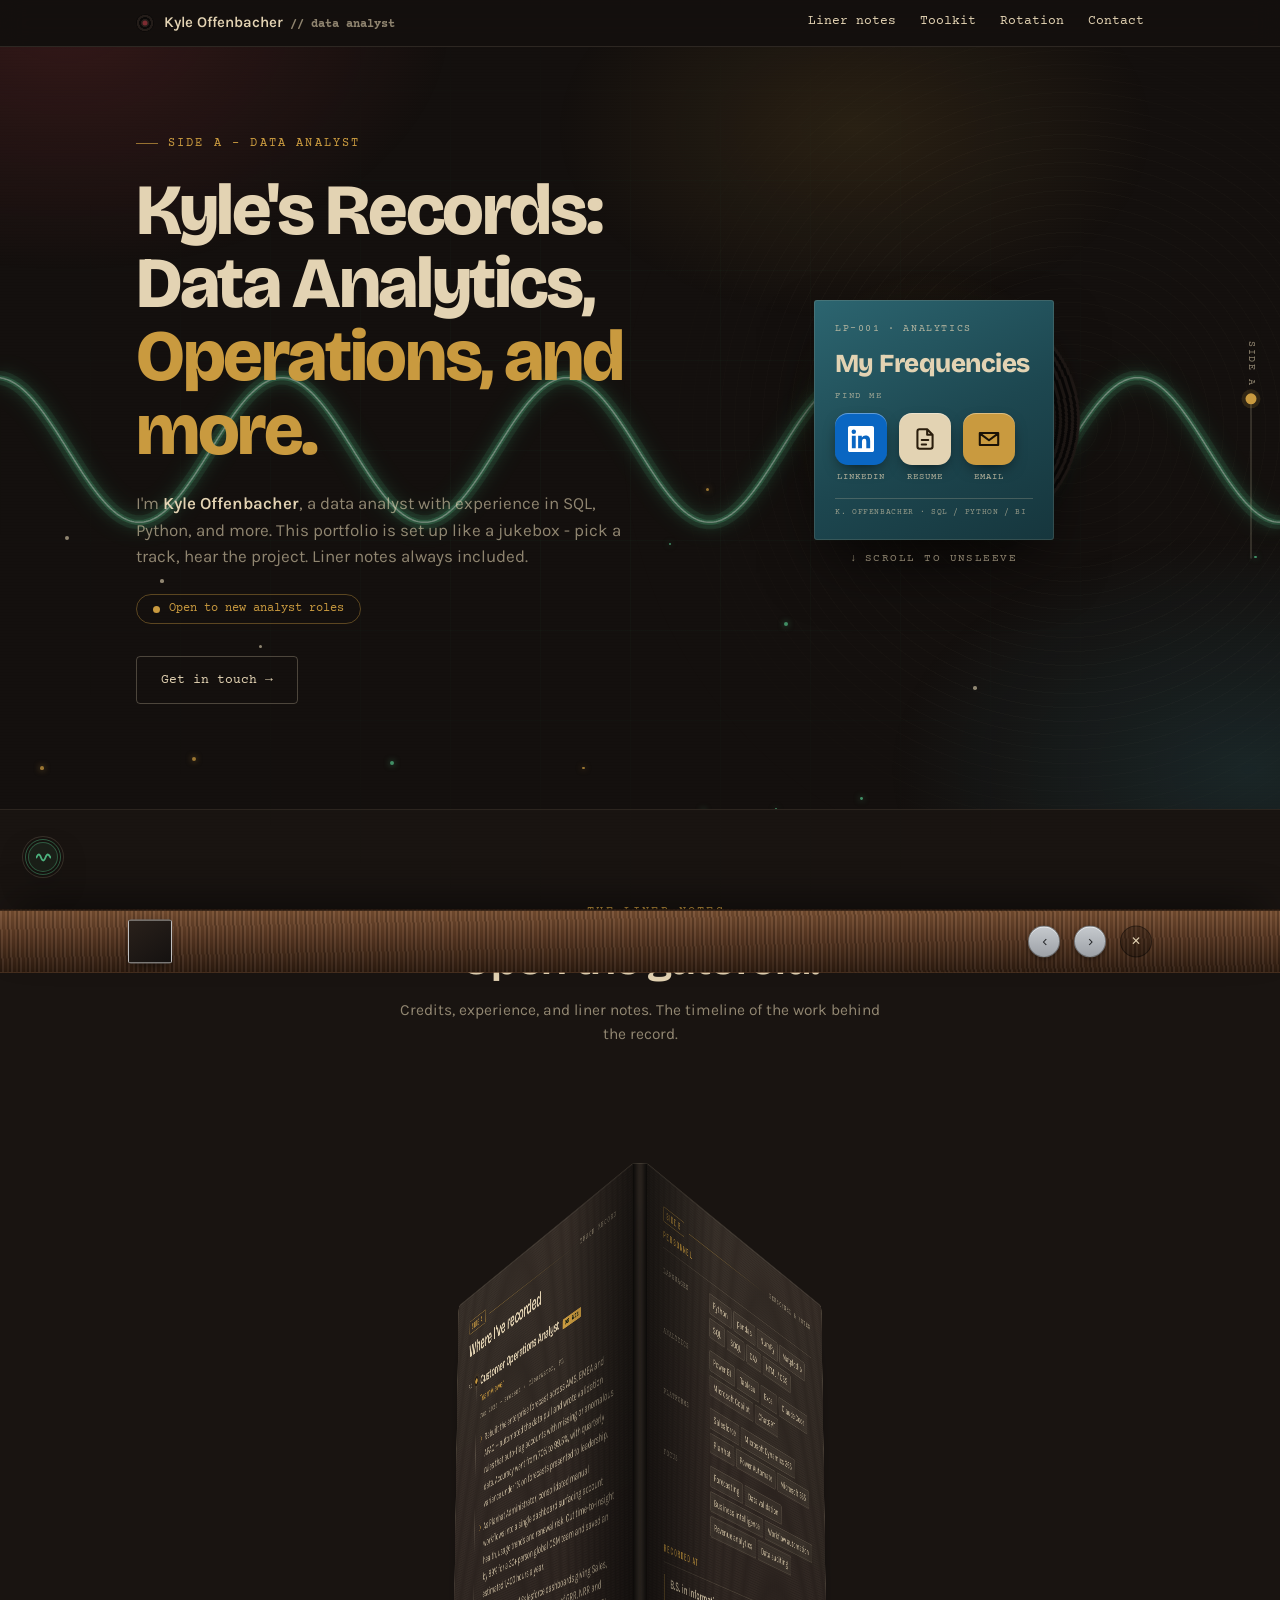
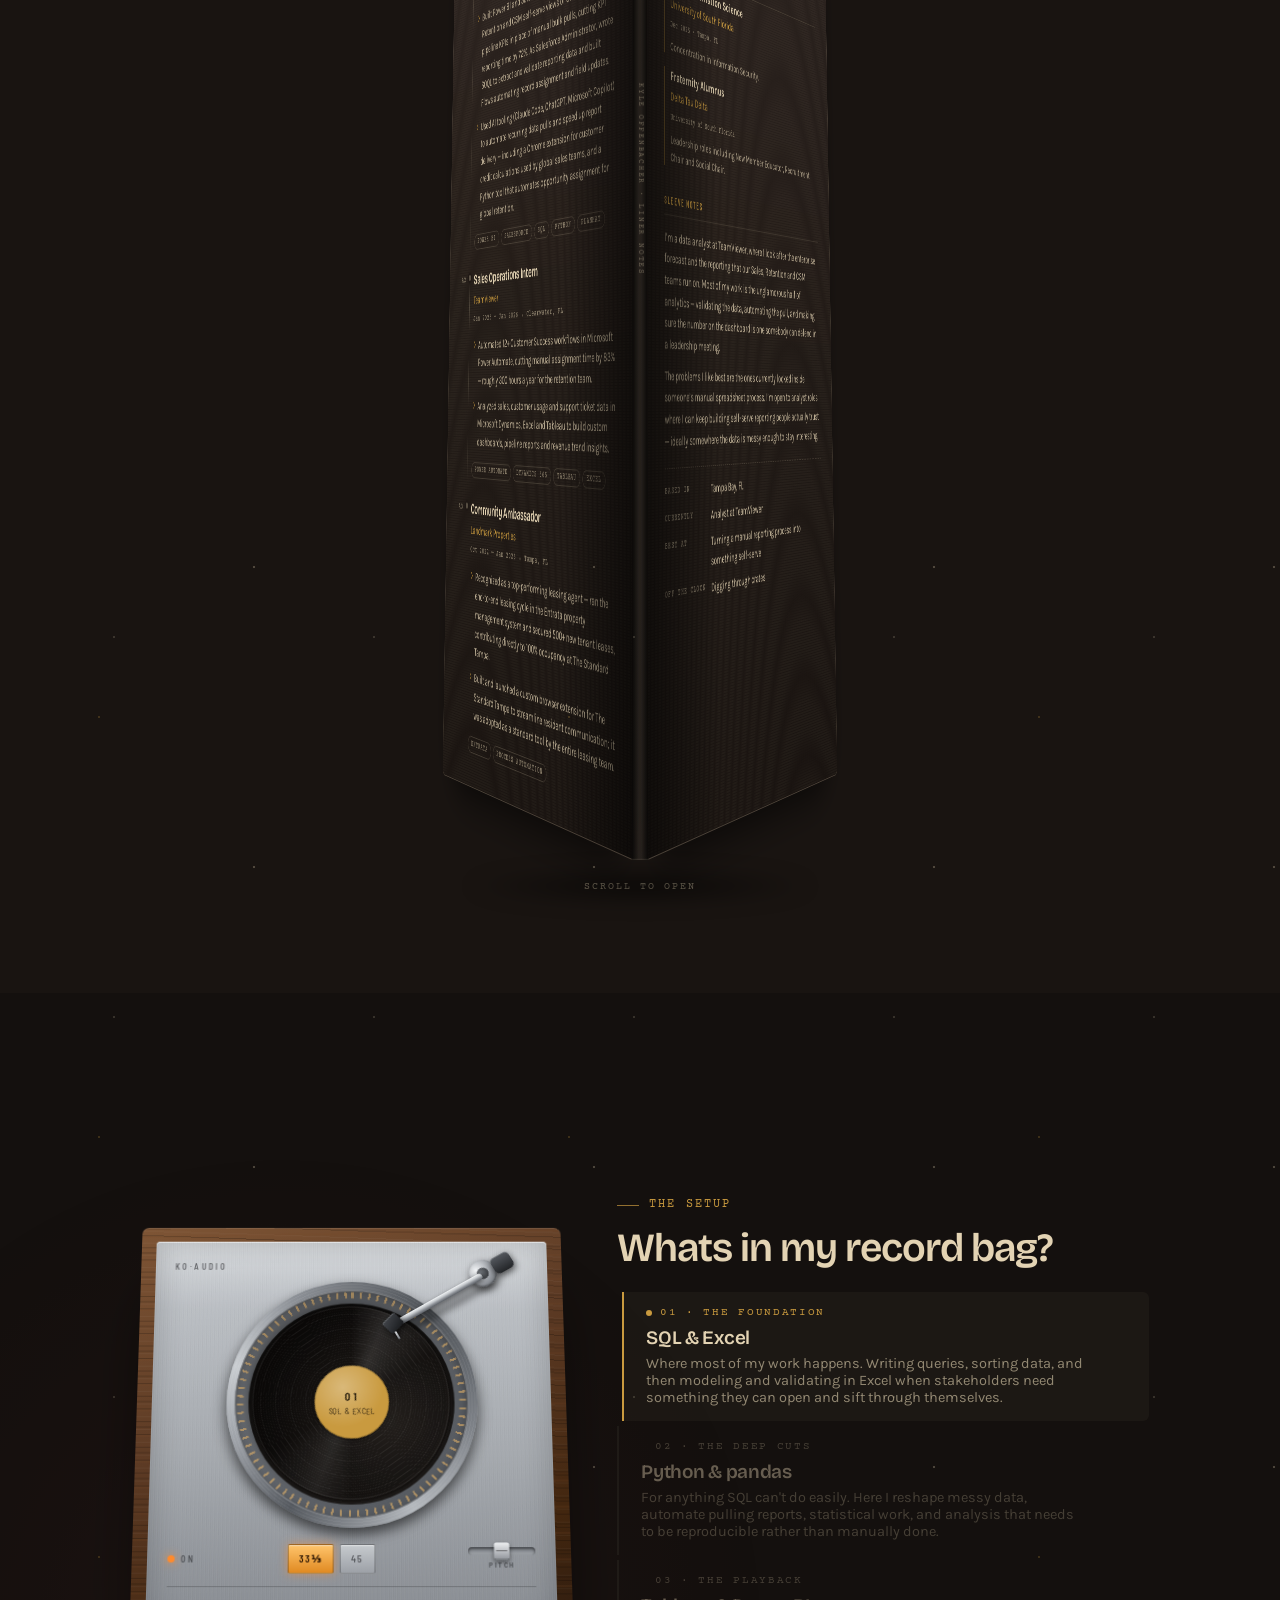
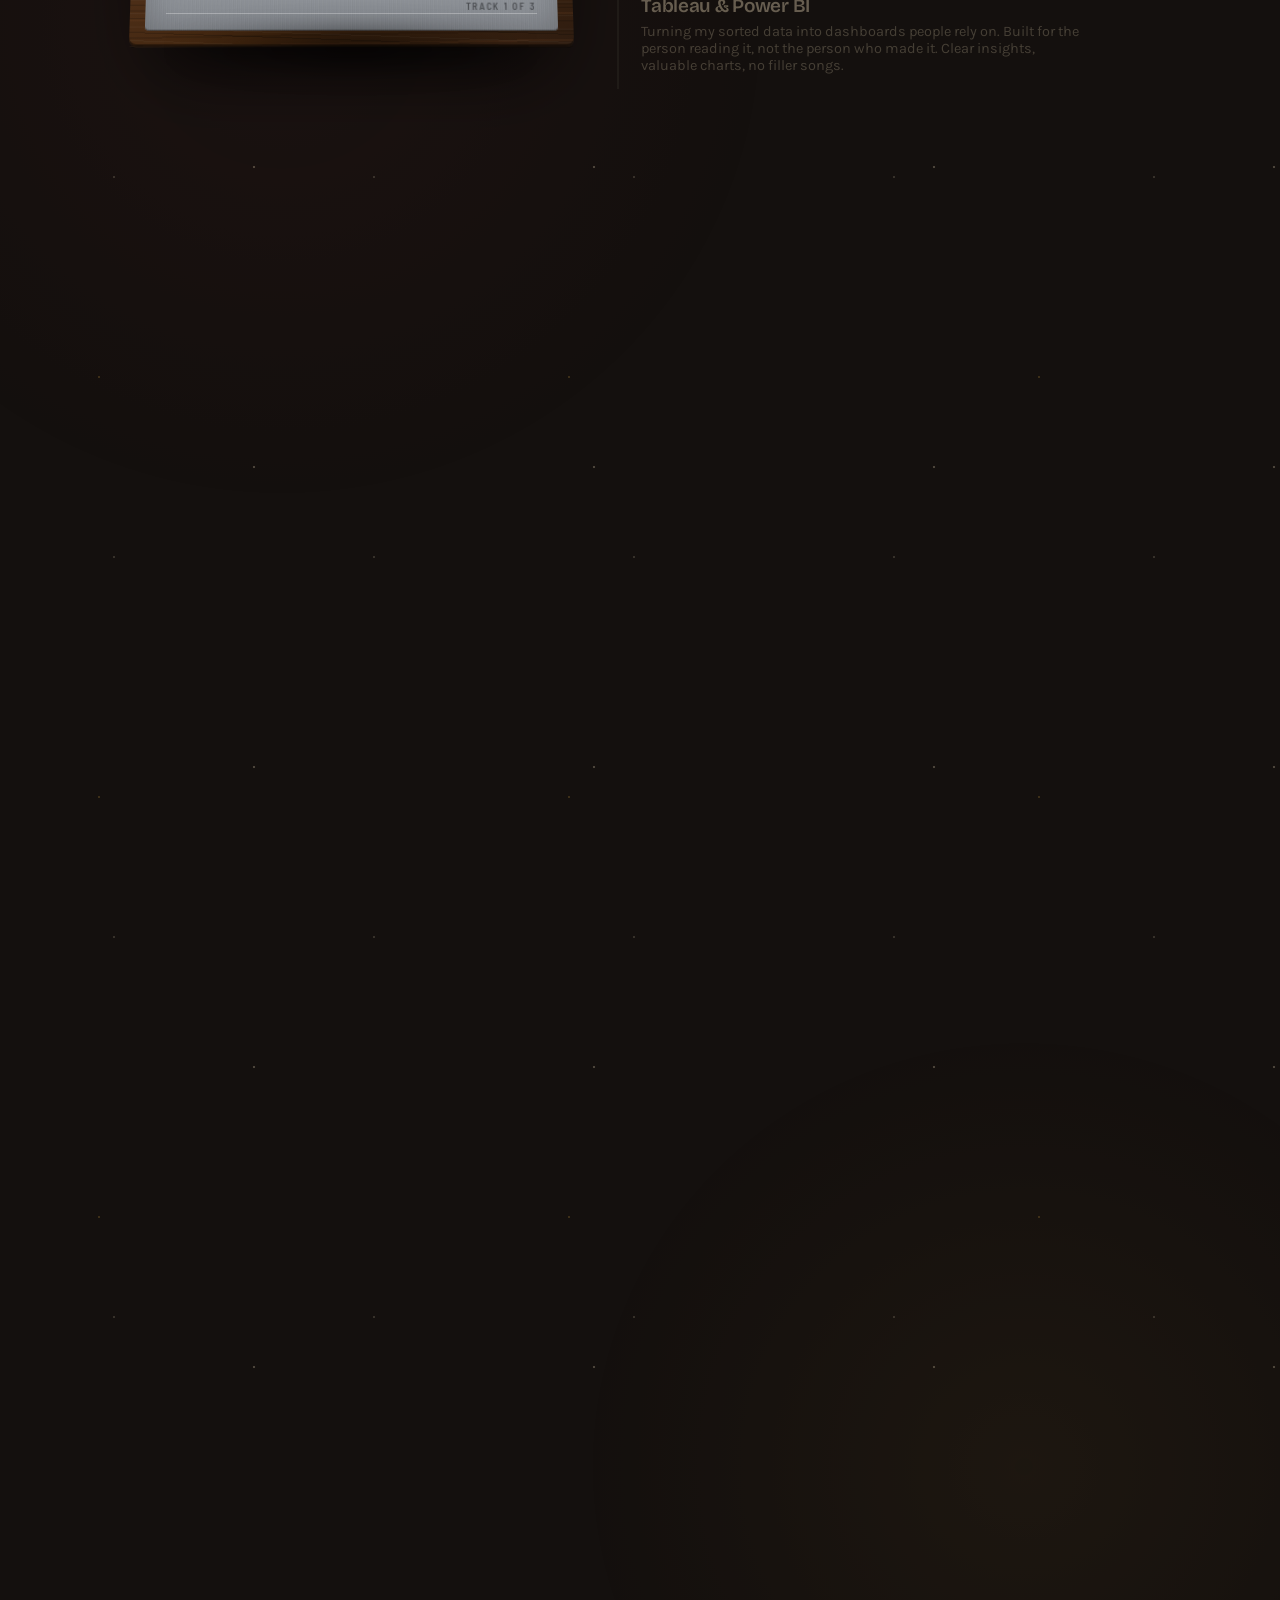
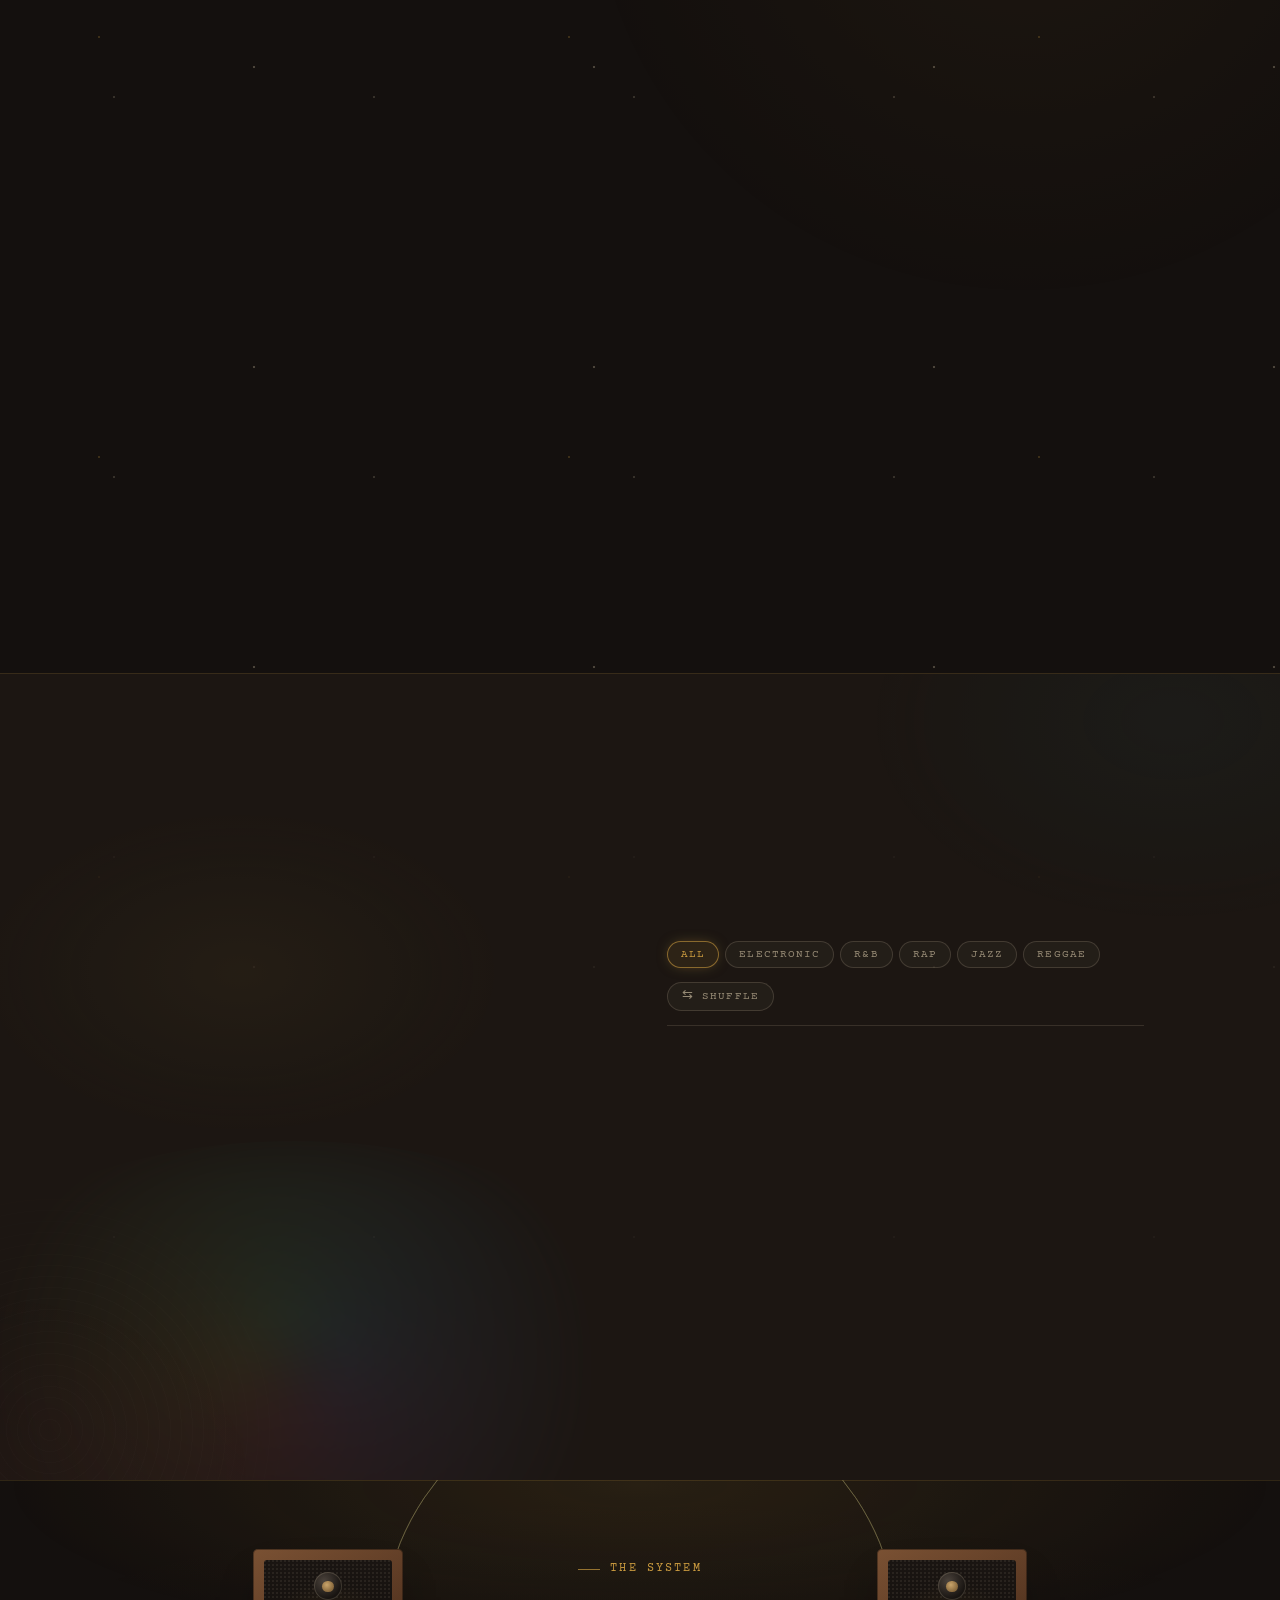
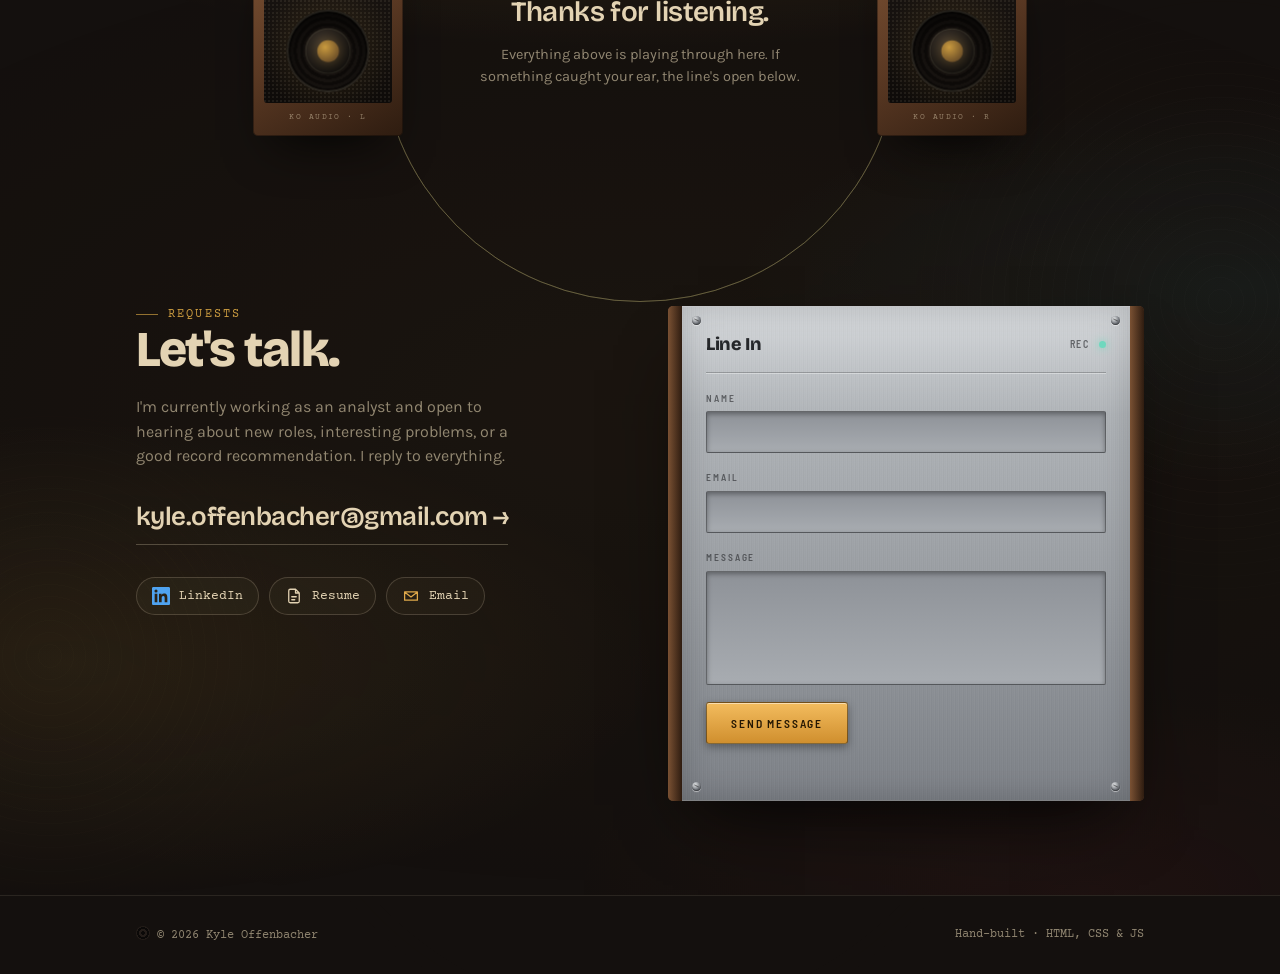
<file: index.html>
<!DOCTYPE html>
<html lang="en">
<head>
<meta charset="UTF-8">
<meta name="viewport" content="width=device-width, initial-scale=1.0">
<title>Kyle Offenbacher - Data Analyst</title>
<meta name="description" content="Kyle Offenbacher - Data Analyst. See my projects and work experience!">
<link rel="icon" type="image/png" href="assets/images/favicon.png">
<link rel="preconnect" href="https://fonts.googleapis.com">
<link rel="preconnect" href="https://fonts.gstatic.com" crossorigin>
<link href="https://fonts.googleapis.com/css2?family=Barlow+Semi+Condensed:wght@400;500;600&family=Bricolage+Grotesque:opsz,wght@12..96,400;12..96,600;12..96,800&family=Courier+Prime:wght@400;700&family=Karla:wght@400;500;600&display=swap" rel="stylesheet">

<!-- Stylesheets load in this order; the cascade depends on it. -->
<link rel="stylesheet" href="assets/css/01-base.css">
<link rel="stylesheet" href="assets/css/02-chrome.css">
<link rel="stylesheet" href="assets/css/03-hero.css">
<link rel="stylesheet" href="assets/css/04-sections.css">
<link rel="stylesheet" href="assets/css/05-components.css">
<link rel="stylesheet" href="assets/css/06-spotify.css">
<link rel="stylesheet" href="assets/css/07-ambient.css">
<link rel="stylesheet" href="assets/css/08-liner.css">
<link rel="stylesheet" href="assets/css/09-receiver.css">
<link rel="stylesheet" href="assets/css/10-deck.css">

<!-- Config is loaded here, not with the other scripts at the end of the
     body, so SHOW_PROJECTS can be applied before the first paint. Left
     until the end it would set the class after the browser had already
     drawn the tracklist, and you'd see it flash in and vanish. -->
<script src="assets/js/01-config.js"></script>
<script>
  if(typeof SHOW_PROJECTS !== 'undefined' && !SHOW_PROJECTS){
    document.documentElement.classList.add('no-projects');
  }
</script>
</head>
<body>


<div id="scopeLayer" aria-hidden="true">
  <canvas id="scope"></canvas>
  <div class="grat"></div>
  <div class="scan"></div>
</div>

<div class="scope-ctl" id="scopeCtl">
  <!-- Minimize handle. When the panel is collapsed this button IS the panel —
       it shrinks down to a single discreet dot, and it inherits the hero-only
       show/hide behaviour from .scope-ctl, so it never follows you down the page. -->
  <button class="sc-min" id="scMin" type="button" aria-expanded="true" aria-controls="scBody"
          aria-label="Hide oscilloscope controls" title="Hide oscilloscope controls">
    <svg class="sc-min-ico sc-ico-wave" viewBox="0 0 30 20" aria-hidden="true"><path d="M1 10 C4 2,7 2,10 10 S16 18,19 10 S25 2,29 10"/></svg>
    <svg class="sc-min-ico sc-ico-chev" viewBox="0 0 30 20" aria-hidden="true"><path d="M9 8 L15 14 L21 8"/></svg>
  </button>

  <div class="sc-body" id="scBody">
  <div class="sc-group">
    <div class="sc-chips" id="scChips">
      <button class="sc-chip on" data-wave="sine" aria-pressed="true" aria-label="Sine wave" title="Sine"><svg viewBox="0 0 30 20" aria-hidden="true"><path d="M1 10 C4 2,7 2,10 10 S16 18,19 10 S25 2,29 10"/></svg></button>
      <button class="sc-chip" data-wave="square" aria-pressed="false" aria-label="Square wave" title="Square"><svg viewBox="0 0 30 20" aria-hidden="true"><path d="M1 16 V4 H10 V16 H19 V4 H29"/></svg></button>
      <button class="sc-chip" data-wave="triangle" aria-pressed="false" aria-label="Triangle wave" title="Triangle"><svg viewBox="0 0 30 20" aria-hidden="true"><path d="M1 16 L8 4 L15 16 L22 4 L29 16"/></svg></button>
      <button class="sc-chip" data-wave="saw" aria-pressed="false" aria-label="Sawtooth wave" title="Sawtooth"><svg viewBox="0 0 30 20" aria-hidden="true"><path d="M1 16 L9 4 L9 16 L17 4 L17 16 L25 4 L25 16 L29 12"/></svg></button>
      <button class="sc-chip" data-wave="pulse" aria-pressed="false" aria-label="Pulse wave" title="Pulse"><svg viewBox="0 0 30 20" aria-hidden="true"><path d="M1 16 H5 V4 H8 V16 H16 V4 H19 V16 H27 V4 H29"/></svg></button>
      <button class="sc-chip" data-wave="bounce" aria-pressed="false" aria-label="Rectified wave" title="Rectified"><svg viewBox="0 0 30 20" aria-hidden="true"><path d="M1 16 C3 4,6 4,8 16 C10 4,13 4,15 16 C17 4,20 4,22 16 C24 4,27 4,29 16"/></svg></button>
      <button class="sc-chip" data-wave="ecg" aria-pressed="false" aria-label="Heartbeat wave" title="Heartbeat"><svg viewBox="0 0 30 20" aria-hidden="true"><path d="M1 12 H7 L9 9 L11 15 L13 3 L15 17 L17 11 L19 12 H23 L25 8 L27 12 H29"/></svg></button>
      <button class="sc-chip" data-wave="noise" aria-pressed="false" aria-label="Noise wave" title="Noise"><svg viewBox="0 0 30 20" aria-hidden="true"><path d="M1 11 L3 6 L5 14 L7 8 L9 15 L11 5 L13 12 L15 7 L17 16 L19 9 L21 13 L23 4 L25 12 L27 8 L29 11"/></svg></button>
    </div>
    <span class="sc-cap">Shape</span>
  </div>
  <span class="sc-div"></span>
  <div class="sc-group">
    <button class="sc-knob" id="miniFreq" aria-label="Frequency"><span class="ind"></span></button>
    <span class="sc-cap">Freq</span>
  </div>
  <div class="sc-group">
    <button class="sc-knob" id="miniAmp" aria-label="Amplitude"><span class="ind"></span></button>
    <span class="sc-cap">Ampl</span>
  </div>
  <div class="sc-group">
    <button class="sc-knob" id="miniWarp" aria-label="Warp"><span class="ind"></span></button>
    <span class="sc-cap">Warp</span>
  </div>
  <div class="sc-group">
    <button class="sc-knob" id="miniGlow" aria-label="Glow"><span class="ind"></span></button>
    <span class="sc-cap">Glow</span>
  </div>
  <span class="sc-div"></span>
  <div class="sc-group">
    <button class="sc-toggle" id="scDual" aria-pressed="false" aria-label="Second trace" title="Second trace">&times;2</button>
    <span class="sc-cap">Dual</span>
  </div>
  </div>
</div>

<div class="side-rail" aria-hidden="true">
  <span class="rail-label">SIDE A</span>
  <div class="rail-track"><span class="rail-head" id="railHead"></span></div>
</div>

<nav>
  <div class="wrap">
    <!-- name and subtitle live in ONE span. As two separate flex items they
         were each centred independently, and because they are different
         font sizes their baselines came out 1.6px apart. -->
    <a href="#top" class="brand"><span class="disc" id="navDisc" aria-hidden="true"></span><span class="brand-text">Kyle Offenbacher<span class="full liner"> // data analyst</span></span></a>
    <div class="nav-links">
      <a href="#liner">Liner notes</a>
      <a href="#work" data-needs-projects>Tracklist</a>
      <a href="#toolkit">Toolkit</a>
      <a href="#rotation">Rotation</a>
      <a href="#contact">Contact</a>
    </div>
  </div>
</nav>

<header class="hero" id="top">
  <div class="hero-wash" aria-hidden="true"></div>
  <div class="hero-grooves" aria-hidden="true"></div>
  <div class="sparkles" id="sparkles" aria-hidden="true"></div>

  <div class="wrap hero-grid">
    <div>
      <div class="eyebrow fade-up">Side A - Data Analyst</div>
      <h1>
        <span class="ln"><span>Kyle's Records:</span></span>
        <span class="ln"><span>Data Analytics,</span></span>
        <span class="ln"><span class="brass">Operations, and more.</span></span>
      </h1>
      <p class="sub fade-up d1">I'm <strong>Kyle Offenbacher</strong>, a data analyst with experience in SQL, Python, and more. This portfolio is set up like a jukebox - pick a track, hear the project. Liner notes always included.</p>
      <div class="status fade-up d2"><span class="dot"></span>Open to new analyst roles</div>
      <div class="hero-cta fade-up d3">
        <a href="#work" class="btn btn-solid" data-needs-projects>Browse the tracklist</a>
        <a href="#contact" class="btn">Get in touch →</a>
      </div>
    </div>

    <!-- The sleeve is no longer aria-hidden: it carries the LinkedIn /
         resume / email links now, and hidden interactive content is
         unreachable for keyboard and screen-reader users. The decorative
         parts carry aria-hidden individually instead. -->
    <div class="sleeve-stack">
      <div class="unsleeve-rig">
        <div class="rig-tilt" id="rigTilt">
          <div class="disc-halo" aria-hidden="true"></div>
          <div class="hero-disc" id="heroDisc" aria-hidden="true">
            <div class="sheen"></div>
            <div class="disc-label">Side<br>A</div>
            <div class="spindle"></div>
          </div>
          <div class="hero-sleeve" id="heroSleeve">
            <div class="label-top" aria-hidden="true">LP-001 · Analytics</div>
            <div class="sleeve-title">My Frequencies</div>
            <!-- built from SLEEVE_LINKS / LINKS in assets/js/01-config.js -->
            <div class="sleeve-links">
              <span class="sl-cap" aria-hidden="true">Find me</span>
              <div class="sl-row" id="sleeveLinks"></div>
            </div>
            <div class="sleeve-foot" aria-hidden="true">K. OFFENBACHER · SQL / PYTHON / BI</div>
          </div>
        </div>
        <div class="unsleeve-hint" id="unsleeveHint" aria-hidden="true"><span class="arrow">↓</span> scroll to unsleeve</div>
      </div>
    </div>
  </div>
</header>

<!-- THE LINER NOTES
     A gatefold sleeve. Both pages are folded back on their spine until you
     scroll into the section, then they open flat; scrolling past folds them
     shut again. Everything inside is generated from `experience`, `skills`,
     `education` and `about` in assets/js/02-data.js — edit there, not here. -->
<section class="liner-section" id="liner">
  <div class="wrap">
    <div class="sec-head center reveal">
      <div class="eyebrow center">The liner notes</div>
      <h2>Open the gatefold.</h2>
      <p>Credits, experience, and liner notes. The timeline of the work behind the record.</p>
    </div>

    <div class="gatefold" id="gatefold">
      <div class="gf-shadow" aria-hidden="true"></div>
      <div class="gf-stage">
        <!-- LEFT PAGE -->
        <div class="gf-page gf-left">
          <div class="gf-paper">
            <div class="gf-page-head">
              <span class="gf-side">Side A</span>
              <span class="gf-rule" aria-hidden="true"></span>
              <span class="gf-kicker">Track record</span>
            </div>
            <h3 class="gf-title">Where I&rsquo;ve recorded</h3>
            <div class="gf-xp" id="gfExperience"></div>
          </div>
        </div>

        <!-- SPINE -->
        <div class="gf-spine" aria-hidden="true">
          <span class="gf-spine-text">Kyle Offenbacher &middot; Liner Notes</span>
        </div>

        <!-- RIGHT PAGE -->
        <div class="gf-page gf-right">
          <div class="gf-paper">
            <div class="gf-page-head">
              <span class="gf-side">Side B</span>
              <span class="gf-rule" aria-hidden="true"></span>
              <span class="gf-kicker">Personnel &amp; notes</span>
            </div>

            <div class="gf-block">
              <h4 class="gf-h4">Personnel</h4>
              <div class="gf-skills" id="gfSkills"></div>
            </div>

            <div class="gf-block">
              <h4 class="gf-h4">Recorded at</h4>
              <div class="gf-edu" id="gfEducation"></div>
            </div>

            <div class="gf-block">
              <h4 class="gf-h4">Sleeve notes</h4>
              <div class="gf-about" id="gfAbout"></div>
              <dl class="gf-facts" id="gfFacts"></dl>
            </div>
          </div>
        </div>
      </div>
      <div class="gf-hint" id="gfHint" aria-hidden="true">scroll to open</div>
    </div>
  </div>
</section>

<!-- THE TRACKLIST — modelled on a Pioneer SX-1250 receiver face.
     The 16 project slots are the illuminated input selectors; loaded ones
     glow, empty ones stay dark. The dial pointer and the signal meter track
     whichever slot you're on, and 06-tracklist.js flickers the lamps at
     random the way warm gear does. Clicking a lit slot opens the project. -->
<section class="jukebox-section" id="work" data-needs-projects>
  <div class="wrap">
    <div class="sec-head center reveal">
      <div class="eyebrow center">The tracklist</div>
      <h2>Select an input.</h2>
      <p>Lit selectors are loaded with a project. Dark ones are still being recorded in the studio. Press one to drop the needle.</p>
    </div>

    <div class="receiver reveal" id="receiver">
      <div class="rcv-face">
        <div class="rcv-screws" aria-hidden="true"><i></i><i></i><i></i><i></i></div>

        <!-- ===== upper glass: status lamps, meters, bank lamps ===== -->
        <div class="rcv-glass">
          <div class="rcv-lampset rcv-lampset-l" id="rcvStatus">
            <span class="rcv-lamp is-on" data-lamp="power">Power</span>
            <span class="rcv-lamp is-on" data-lamp="stereo">Stereo</span>
            <span class="rcv-lamp" data-lamp="tuned">Tuned</span>
          </div>

          <div class="rcv-meters">
            <div class="rcv-meter">
              <div class="rcv-meter-face">
                <svg class="rcv-scale" viewBox="0 0 120 54" aria-hidden="true">
                    <!-- Struck from the needle's pivot at the bottom edge (60, 54), which is
                         where a real meter's movement sits. The scale, the red zone and the
                         needle therefore share one centre and the needle tracks the marks. -->
                    <path d="M 22.79 26.96 A 46 46 0 0 1 97.21 26.96" fill="none" stroke="#6E5F42" stroke-width="1.2" opacity=".85"/>
                    <path d="M 77.23 11.35 A 46 46 0 0 1 97.21 26.96" fill="none" stroke="#B4472F" stroke-width="2.6" opacity=".72" stroke-linecap="round"/>
                    <g stroke="#544729" stroke-width="1.4" stroke-linecap="round">
                      <line x1="28.45" y1="31.08" x2="22.79" y2="26.96"/>
                      <line x1="37.08" y1="22.45" x2="32.96" y2="16.79"/>
                      <line x1="47.95" y1="16.91" x2="45.79" y2="10.25"/>
                      <line x1="60" y1="15" x2="60" y2="8"/>
                      <line x1="72.05" y1="16.91" x2="74.21" y2="10.25"/>
                      <line x1="82.92" y1="22.45" x2="87.04" y2="16.79"/>
                      <line x1="91.55" y1="31.08" x2="97.21" y2="26.96"/>
                    </g>
                    <g stroke="#7A6845" stroke-width="1" opacity=".7" stroke-linecap="round">
                      <line x1="30.3" y1="24.3" x2="27.47" y2="21.47"/>
                      <line x1="40.93" y1="16.58" x2="39.12" y2="13.01"/>
                      <line x1="53.43" y1="12.52" x2="52.8" y2="8.57"/>
                      <line x1="66.57" y1="12.52" x2="67.2" y2="8.57"/>
                      <line x1="79.07" y1="16.58" x2="80.88" y2="13.01"/>
                      <line x1="89.7" y1="24.3" x2="92.53" y2="21.47"/>
                    </g>
                  </svg>
                <span class="rcv-needle" id="mtrSignal"></span>
                <span class="rcv-pivot" aria-hidden="true"></span>
              </div>
              <span class="rcv-meter-cap">Signal</span>
            </div>
            <div class="rcv-meter">
              <div class="rcv-meter-face">
                <svg class="rcv-scale" viewBox="0 0 120 54" aria-hidden="true">
                    <!-- Centre-zero, same pivot, red mark on dead centre. -->
                    <path d="M 22.79 26.96 A 46 46 0 0 1 97.21 26.96" fill="none" stroke="#6E5F42" stroke-width="1.2" opacity=".85"/>
                    <line x1="60" y1="18" x2="60" y2="5" stroke="#B4472F" stroke-width="1.8" opacity=".8"/>
                    <g stroke="#544729" stroke-width="1.4" stroke-linecap="round">
                      <line x1="28.45" y1="31.08" x2="22.79" y2="26.96"/>
                      <line x1="42.29" y1="19.25" x2="39.12" y2="13.01"/>
                      <line x1="60" y1="15" x2="60" y2="8"/>
                      <line x1="77.71" y1="19.25" x2="80.88" y2="13.01"/>
                      <line x1="91.55" y1="31.08" x2="97.21" y2="26.96"/>
                    </g>
                    <g stroke="#7A6845" stroke-width="1" opacity=".7" stroke-linecap="round">
                      <line x1="33" y1="21.83" x2="30.43" y2="18.76"/>
                      <line x1="50.55" y1="13.08" x2="49.65" y2="9.18"/>
                      <line x1="69.45" y1="13.08" x2="70.35" y2="9.18"/>
                      <line x1="87" y1="21.83" x2="89.57" y2="18.76"/>
                    </g>
                  </svg>
                <span class="rcv-needle" id="mtrTuning"></span>
                <span class="rcv-pivot" aria-hidden="true"></span>
              </div>
              <span class="rcv-meter-cap">Tuning</span>
            </div>
          </div>

          <div class="rcv-lampset rcv-lampset-r" id="rcvBanks">
            <span class="rcv-lamp" data-bank="A">Bank A</span>
            <span class="rcv-lamp" data-bank="B">Bank B</span>
            <span class="rcv-lamp" data-bank="C">Bank C</span>
            <span class="rcv-lamp" data-bank="D">Bank D</span>
          </div>
        </div>

        <!-- ===== dial scale ===== -->
        <div class="rcv-dial">
          <div class="rcv-dial-glass">
            <span class="rcv-dial-tag rcv-dial-tag-l">SEL</span>
            <!-- the pointer lives inside the tick track so both are
                 positioned against the same width; parked on the glass it
                 would be measuring a different box and sit off its mark -->
            <div class="rcv-ticks" id="rcvTicks" aria-hidden="true">
              <span class="rcv-pointer" id="rcvPointer"></span>
            </div>
            <span class="rcv-dial-tag rcv-dial-tag-r">SLOT</span>
          </div>
        </div>

        <!-- ===== the 16 input selectors ===== -->
        <div class="rcv-selectors" id="trackGrid"></div>

        <!-- ===== bottom strip ===== -->
        <div class="rcv-strip">
          <span class="rcv-model">Stereo Selector &middot; Model KO-16</span>
          <span class="rcv-readout"><span id="loadedCount">— loaded</span></span>
        </div>
      </div>
    </div>
  </div>
</section>

<section class="turntable-section" id="toolkit">
  <div class="tt-scroll" id="ttScroll">
    <div class="tt-sticky">
      <div class="tt-inner">
        <!-- THE DECK
             Built as a real object: a perspective scene tilted back so you
             look down at the plinth, a platter with an actual machined side
             wall, the record sitting proud of the mat, and a tonearm with a
             counterweight and headshell that casts a shadow onto the vinyl.
             The arm still drops on scroll — 08-turntable.js drives it. -->
        <div class="deck-scene" id="deckScene" aria-hidden="true">
          <div class="deck-tilt" id="deckTilt">
            <div class="plinth">
              <div class="plinth-face"></div>
              <div class="plinth-top">
                <!-- the specular pass across the brushed top. It needs its
                     own clipping box: .plinth-top can't clip without
                     flattening the 3D scene. -->
                <span class="plinth-sheen" aria-hidden="true"><i></i></span>
                <div class="plinth-brand">KO&middot;AUDIO</div>

                <div class="platter-rig">
                  <span class="platter-shadow"></span>
                  <span class="platter-wall"></span>
                  <div class="platter-base">
                    <span class="platter-strobe" id="platterStrobe"></span>
                    <span class="platter-mat"></span>
                  </div>

                  <div class="platter-disc" id="platterDisc">
                    <span class="disc-grooves"></span>
                    <span class="disc-sheen"></span>
                    <div class="platter-label">
                      <span class="pl-num" id="plNum">01</span>
                      <span class="pl-txt" id="plTxt">SQL &amp; Excel</span>
                    </div>
                  </div>

                  <span class="platter-spindle"></span>

                  <div class="platter-arm" id="platterArm">
                    <span class="arm-pillar"></span>
                    <span class="arm-tube"></span>
                    <span class="arm-weight"></span>
                    <span class="arm-head"></span>
                    <span class="arm-stylus"></span>
                    <span class="arm-cast"></span>
                  </div>
                  <span class="arm-rest"></span>
                </div>

                <div class="deck-controls">
                  <span class="deck-power"><i></i>ON</span>
                  <div class="rpm-btns"><span class="rpm-btn on">33⅓</span><span class="rpm-btn">45</span></div>
                  <div class="pitch">
                    <span class="pitch-slot"><i class="pitch-knob"></i></span>
                    <span class="pitch-cap">Pitch</span>
                  </div>
                </div>

                <div class="plinth-strip">
                  <span class="plinth-readout" id="platterRpm">Track 1 of 3</span>
                </div>
              </div>
            </div>
          </div>
          <span class="deck-floor"></span>
        </div>

        <div>
          <div class="tt-head">
            <div class="eyebrow">The setup</div>
            <h2>Whats in my record bag?</h2>
          </div>
          <div class="tt-tracks" id="ttTracks">
            <button class="tt-item is-active" data-accent="#C99A3F" aria-pressed="true">
              <span class="tt-num"><span class="play-dot"></span>01 · The Foundation</span>
              <h4>SQL &amp; Excel</h4>
              <p>Where most of my work happens. Writing queries, sorting data, and then modeling and validating in Excel when stakeholders need something they can open and sift through themselves.</p>
            </button>
            <button class="tt-item" data-accent="#2C6570" aria-pressed="false">
              <span class="tt-num"><span class="play-dot"></span>02 · The Deep Cuts</span>
              <h4>Python &amp; pandas</h4>
              <p>For anything SQL can't do easily. Here I reshape messy data, automate pulling reports, statistical work, and analysis that needs to be reproducible rather than manually done.</p>
            </button>
            <button class="tt-item" data-accent="#7C2B31" aria-pressed="false">
              <span class="tt-num"><span class="play-dot"></span>03 · The Playback</span>
              <h4>Tableau &amp; Power BI</h4>
              <p>Turning my sorted data into dashboards people rely on. Built for the person reading it, not the person who made it. Clear insights, valuable charts, no filler songs.</p>
            </button>
          </div>
        </div>
      </div>
    </div>
  </div>
</section>

<section class="rotation-section" id="rotation">
  <span class="rot-iris" aria-hidden="true"></span>
  <div class="wrap">
    <div class="sec-head reveal">
      <div class="eyebrow">The rotation</div>
      <h2>What's in my <br>record bag?</h2>
    </div>
    <div class="rotation-grid">
      <div class="reveal">
        <p>Music isn't just a fun footnote on my resume. It's one of my biggest passions. I've always been the person sorting through new music, finding hidden gems, and exploring new territories.</p>
        <p>If I'm not working, I'm probably listening to something new. Take a listen below to my current favorites and old classics. I really do love all these songs so feel free to ask me about any of them!</p>

        <!-- THE CD DECK
             Wired to the crate: picking a track loads the disc, spins it up
             and puts the cover art on it. 10-spotify.js drives it through
             cdLoad() / cdStop() / cdEject(). -->
        <div class="cd-deck" id="cdDeck">
          <div class="cd-face">
            <div class="cd-screws" aria-hidden="true"><i></i><i></i><i></i><i></i></div>

            <div class="cd-bay">
              <div class="cd-well" aria-hidden="true">
                <span class="cd-well-ring"></span>
                <span class="cd-well-spindle"></span>
              </div>
              <div class="cd-disc" id="cdDisc" aria-hidden="true">
                <span class="cd-art"><img id="cdArt" alt=""></span>
                <span class="cd-data"></span>
                <span class="cd-iris"></span>
                <span class="cd-gloss"></span>
                <span class="cd-hole"></span>
              </div>
              <span class="cd-laser" aria-hidden="true"></span>
              <div class="cd-door" aria-hidden="true"><span></span></div>
            </div>

            <div class="cd-console">
              <div class="cd-lcd">
                <div class="cd-lcd-top">
                  <span class="cd-mode" id="cdMode">Standby</span>
                  <span class="cd-lamps" aria-hidden="true"><i class="cd-lamp" id="cdLampPlay"></i><i class="cd-lamp cd-lamp-dim"></i></span>
                </div>
                <div class="cd-lcd-title" id="cdTitle">No disc</div>
                <div class="cd-lcd-artist" id="cdArtist">Pick a track from the crate</div>
                <div class="cd-vu" id="cdVu" aria-hidden="true"></div>
              </div>
              <div class="cd-transport">
                <button type="button" class="cd-btn" id="cdBtnPrev" aria-label="Previous track"><b class="ic-prev"></b></button>
                <button type="button" class="cd-btn cd-btn-main" id="cdBtnPlay" aria-label="Play">
                  <b class="ic-play"></b><b class="ic-pause"></b>
                </button>
                <button type="button" class="cd-btn" id="cdBtnNext" aria-label="Next track"><b class="ic-next"></b></button>
              </div>
            </div>
          </div>
          <div class="cd-badge" aria-hidden="true">Compact Disc &middot; Digital Audio</div>
        </div>
      </div>
      <!-- Genre buttons, shuffle, and the rows are all generated from the
           `crate` array in assets/js/02-data.js -->
      <div>
        <div class="crate-head">
          <div class="crate-genres" id="crateGenres" role="group" aria-label="Filter crate by genre"></div>
          <button class="crate-shuffle" id="crateShuffle" type="button">
            <span class="cs-icon" aria-hidden="true">&#8646;</span>
            <span class="cs-label">Shuffle</span>
          </button>
        </div>
        <div class="crate" id="crate"></div>
      </div>
    </div>
  </div>
</section>

<!-- THE OUTRO
     The speakers and the contact form share one background. Everything
     ambient for both sections lives on .outro-bg below, so the wash, the
     shaft of light and the record grooves run continuously from the
     speaker cones down through the form instead of stopping at the seam.
     Section padding is unchanged — only the backdrop was merged. -->
<div class="outro">
  <div class="outro-bg" aria-hidden="true">
    <span class="ob-wash"></span>
    <span class="ob-groove ob-groove-a"></span>
    <span class="ob-groove ob-groove-b"></span>
    <span class="ob-shaft"></span>
  </div>

<div class="speakers-band">
  <div class="wrap">
    <div class="spk-row reveal">
      <!-- ripples start at the cones and roll down over the form -->
      <div class="spk-field" aria-hidden="true"><i></i><i></i><i></i><i></i></div>
      <div class="speaker" aria-hidden="true">
        <div class="spk-baffle">
          <span class="tweeter"></span>
          <span class="woofer woof"><span class="cone"></span><span class="dustcap"></span></span>
        </div>
        <div class="spk-badge">KO Audio · L</div>
      </div>
      <div class="spk-mid">
        <div class="eyebrow center">The system</div>
        <h3>Thanks for listening.</h3>
        <p>Everything above is playing through here. If something caught your ear, the line's open below.</p>
        <div class="spk-waves" id="spkWaves" aria-hidden="true"></div>
      </div>
      <div class="speaker" aria-hidden="true">
        <div class="spk-baffle">
          <span class="tweeter"></span>
          <span class="woofer woof"><span class="cone"></span><span class="dustcap"></span></span>
        </div>
        <div class="spk-badge">KO Audio · R</div>
      </div>
    </div>
  </div>
</div>

<section class="contact" id="contact">
  <div class="wrap contact-grid">
    <div class="reveal">
      <div class="eyebrow">Requests</div>
      <h2>Let's talk.</h2>
      <p class="lede">I'm currently working as an analyst and open to hearing about new roles, interesting problems, or a good record recommendation. I reply to everything.</p>
      <a href="mailto:kyle.offenbacher@gmail.com" class="big-link" id="emailLink">kyle.offenbacher@gmail.com →</a>
      <!-- also built from LINKS in assets/js/01-config.js -->
      <div class="social-row" id="socialRow"></div>
    </div>

    <div class="unit reveal">
      <div class="faceplate">
        <div class="screws"><i></i><i></i><i></i><i></i></div>
        <div class="fp-pad">
          <div class="fp-header">
            <div class="fp-title">Line In</div>
            <div class="fp-meta">Rec <span class="led-sm"></span></div>
          </div>
          <form id="contactForm" novalidate>
            <div class="field">
              <label for="name">Name</label>
              <input type="text" id="name" name="name" autocomplete="name" required>
            </div>
            <div class="field">
              <label for="email">Email</label>
              <input type="email" id="email" name="email" autocomplete="email" required>
            </div>
            <div class="field">
              <label for="message">Message</label>
              <textarea id="message" name="message" rows="5" required></textarea>
            </div>
            <input type="text" name="_gotcha" tabindex="-1" autocomplete="off"
                   style="position:absolute;left:-9999px;opacity:0;height:0;width:0;">
            <button type="submit" class="btn-plate" id="submitBtn">Send message</button>
            <div class="form-status" id="formStatus"></div>
          </form>
        </div>
      </div>
    </div>
  </div>
</section>
</div><!-- /.outro -->

<footer>
  <div class="wrap">
    <span><span class="foot-disc"></span>© 2026 Kyle Offenbacher</span>
    <span>Hand-built · HTML, CSS &amp; JS</span>
  </div>
</footer>

<div class="full-overlay" id="fullOverlay">
  <button class="full-close" id="fullClose" aria-label="Close project">✕</button>
  <div class="full-inner">
    <div class="full-code" id="fullCode"></div>
    <h1 id="fullTitle"></h1>
    <div class="full-real" id="fullReal"></div>
    <div class="full-art" id="fullArt"></div>
    <div class="full-block"><h4>The problem</h4><p id="fullProblem"></p></div>
    <div class="full-block"><h4>What I did</h4><ul id="fullApproach"></ul></div>
    <div class="full-block"><h4>The result</h4><p id="fullResult"></p></div>
    <div class="full-tags" id="fullTags"></div>
    <div class="full-actions">
      <button class="btn btn-solid" id="fullBack">← Back to the jukebox</button>
    </div>
  </div>
</div>
<!-- Scripts load in this order; later files use values defined in earlier ones. -->
<script src="assets/js/02-data.js"></script>
<script src="assets/js/03-utils.js"></script>
<script src="assets/js/04-ambient.js"></script>
<script src="assets/js/05-scope.js"></script>
<script src="assets/js/06-tracklist.js"></script>
<script src="assets/js/07-contact.js"></script>
<script src="assets/js/08-turntable.js"></script>
<script src="assets/js/09-main.js"></script>
<script src="assets/js/11-liner.js"></script>

<!-- Now playing bar. One Spotify player, controlled from the crate rows. -->
<div class="np-bar" id="npBar" aria-live="polite">
  <div class="np-inner">
    <span class="np-art"><img id="npArt" alt=""></span>
    <span class="np-meta">
      <span class="np-title" id="npTitle"></span>
      <span class="np-artist" id="npArtist"></span>
    </span>
    <div class="np-embed" id="npEmbed"></div>
    <!-- Shown only when Spotify's embed never loads (ad blocker, tracker
         blocking, or their CDN erroring). Replaces the player with a way
         out rather than leaving the bar sitting there doing nothing. -->
    <a class="np-fallback" id="npFallback" target="_blank" rel="noopener" href="https://open.spotify.com/">
      <span class="npf-msg">Player blocked in this browser</span>
      <span class="npf-cta">Open in Spotify &#8599;</span>
    </a>
    <button class="np-btn" id="npPrev" aria-label="Previous track">&#8249;</button>
    <button class="np-btn" id="npNext" aria-label="Next track">&#8250;</button>
    <button class="np-btn np-close" id="npClose" aria-label="Close player">&#10005;</button>
  </div>
</div>

<script src="https://open.spotify.com/embed/iframe-api/v1" async></script>
<script src="assets/js/10-spotify.js"></script>
</body>
</html>
</file>
<file: assets/css/01-base.css>
/* Base — custom properties, reset, typography, shared utilities */

:root{
  --wax:#14100E;
  --wax-soft:#1E1815;
  --manila:#E3D3B3;
  --manila-dim:rgba(227,211,179,0.6);
  --oxblood:#7C2B31;
  --brass:#C99A3F;
  --teal:#2C6570;
  --phosphor:#5FE3A0;

  --alu:#B0B4B8;
  --alu-hi:#D6D9DC;
  --alu-lo:#7C8086;
  --engrave:#25272A;
  --engrave-dim:rgba(37,39,42,0.62);
  --walnut:#5C3A24;
  --walnut-lo:#2E1C10;
  --walnut-hi:#7A5133;

  --ease:cubic-bezier(.22,1,.36,1);
  --brushed:repeating-linear-gradient(90deg,
    rgba(255,255,255,.05) 0 1px, rgba(0,0,0,.045) 1px 2px,
    rgba(255,255,255,.02) 2px 3px, rgba(0,0,0,.02) 3px 4px);
  --grain:repeating-linear-gradient(88deg,
    rgba(0,0,0,.20) 0 2px, rgba(255,255,255,.05) 2px 4px,
    rgba(0,0,0,.10) 4px 7px, rgba(255,255,255,.03) 7px 9px);
}

*{margin:0;padding:0;box-sizing:border-box;}
html{scroll-behavior:smooth;background:var(--wax);}
body{
  background:transparent;color:var(--manila);
  font-family:'Karla',sans-serif;line-height:1.55;
  -webkit-font-smoothing:antialiased;overflow-x:hidden;
}
@media (prefers-reduced-motion:reduce){
  html{scroll-behavior:auto;}
  *{animation-duration:.01ms !important;animation-iteration-count:1 !important;transition-duration:.01ms !important;}
}
a{color:inherit;text-decoration:none;}
button{font-family:inherit;cursor:pointer;}
.wrap{max-width:1060px;margin:0 auto;padding:0 26px;}
.liner{font-family:'Courier Prime',monospace;}
.plate{
  font-family:'Barlow Semi Condensed',sans-serif;
  text-transform:uppercase;letter-spacing:.2em;font-weight:600;
}
.eyebrow{
  font-family:'Courier Prime',monospace;font-size:12px;letter-spacing:.18em;
  text-transform:uppercase;color:var(--brass);display:flex;align-items:center;gap:10px;
}
.eyebrow::before{content:'';width:22px;height:1px;background:var(--brass);opacity:.7;}
.eyebrow.center{justify-content:center;}

/* =========================================================
   FEATURE FLAG — SHOW_PROJECTS (assets/js/01-config.js)

   The inline script in <head> puts .no-projects on <html> when the flag
   is false. One rule then hides the tracklist section and everything
   that links to it, so no nav item or button is left pointing at a
   section that isn't on the page.

   display:none also takes these out of the tab order and the
   accessibility tree, so a hidden tracklist is genuinely gone rather
   than just invisible.
   ========================================================= */
.no-projects [data-needs-projects]{display:none !important;}
</file>
<file: assets/css/02-chrome.css>
/* Chrome — stacking order, scope controls, nav, side rail */

/* =========================================================
   LAYERING
   scope sits at -1, above the html background, below content.
   Flow containers are explicitly lifted; fixed UI keeps its own
   stacking and is never given position:relative.
   ========================================================= */
#scopeLayer{
  position:fixed;inset:0;z-index:-1;pointer-events:none;opacity:0;
}
#scopeLayer canvas{width:100%;height:100%;display:block;}
#scopeLayer .grat{
  position:absolute;inset:0;
  background:
    repeating-linear-gradient(90deg,rgba(95,227,160,.05) 0 1px,transparent 1px 90px),
    repeating-linear-gradient(180deg,rgba(95,227,160,.05) 0 1px,transparent 1px 90px);
  mask-image:radial-gradient(ellipse at center,#000 25%,transparent 78%);
  -webkit-mask-image:radial-gradient(ellipse at center,#000 25%,transparent 78%);
}
#scopeLayer .scan{
  position:absolute;inset:0;
  background:repeating-linear-gradient(180deg,rgba(0,0,0,.14) 0 1px,transparent 1px 3px);
  opacity:.5;
}
body > nav, .hero, section, .speakers-band, footer{position:relative;z-index:1;}

/* ---- scope control pill (bottom-left, clear of the side rail) ---- */
.scope-ctl{
  position:fixed;left:22px;bottom:22px;z-index:70;
  display:flex;align-items:center;gap:10px;
  background:rgba(22,17,15,.9);backdrop-filter:blur(12px);
  border:1px solid rgba(227,211,179,.16);border-radius:12px;
  padding:10px 14px;
  box-shadow:0 14px 34px -14px rgba(0,0,0,.85);
  opacity:0;transform:translateY(12px);pointer-events:none;
  transition:opacity .45s var(--ease),transform .45s var(--ease),
             padding .3s var(--ease),border-radius .3s var(--ease),
             background .3s var(--ease);
}
.scope-ctl.show{opacity:1;transform:translateY(0);pointer-events:auto;}
/* the controls proper — collapsing hides this, not the whole pill */
.sc-body{display:flex;align-items:center;gap:14px;}
@media(max-width:700px){
  .scope-ctl{left:50%;transform:translate(-50%,12px);bottom:14px;gap:8px;padding:8px 11px;}
  .scope-ctl.show{transform:translate(-50%,0);}
  .sc-body{gap:10px;}
}
.sc-group{display:flex;flex-direction:column;align-items:center;gap:6px;}
.sc-cap{
  font-family:'Courier Prime',monospace;font-size:8.5px;letter-spacing:.16em;
  text-transform:uppercase;color:var(--manila-dim);line-height:1;white-space:nowrap;
}
.sc-chips{display:flex;gap:5px;}
.sc-chip{
  width:28px;height:24px;display:flex;align-items:center;justify-content:center;
  background:rgba(227,211,179,.05);border:1px solid rgba(227,211,179,.18);border-radius:5px;
  color:var(--manila-dim);font-size:13px;line-height:1;padding:0;
  transition:all .22s var(--ease);
}
.sc-chip:hover{border-color:rgba(227,211,179,.45);color:var(--manila);}
.sc-chip.on{
  background:var(--phosphor);border-color:var(--phosphor);color:#0B1A10;
  box-shadow:0 0 10px rgba(95,227,160,.45);
}
.sc-knob{
  width:30px;height:30px;border-radius:50%;position:relative;touch-action:none;padding:0;
  background:linear-gradient(180deg,#3E362E,#221C18);
  border:1px solid rgba(227,211,179,.22);cursor:grab;
  box-shadow:inset 0 1px 2px rgba(255,255,255,.14);
}
.sc-knob:active{cursor:grabbing;}
.sc-knob .ind{
  position:absolute;top:3px;left:50%;width:2px;height:8px;border-radius:2px;
  background:var(--phosphor);box-shadow:0 0 6px var(--phosphor);
  transform-origin:50% 12px;transform:translateX(-50%) rotate(0deg);
}
.sc-div{width:1px;align-self:stretch;background:rgba(227,211,179,.14);}

/* =========================================================
   NAV
   ========================================================= */
/* Scoped to the page's own header. As a bare `nav` selector this styled
   every <nav> in the document — including small link groups inside
   content, which then rendered as a sticky dark bar. */
body > nav{
  position:sticky;top:0;z-index:60;background:rgba(20,16,14,.9);
  backdrop-filter:blur(12px);border-bottom:1px solid rgba(227,211,179,.12);
  padding:14px 0;
}
body > nav .wrap{display:flex;justify-content:space-between;align-items:center;gap:20px;}
.brand{display:flex;align-items:center;gap:10px;font-weight:600;font-size:15px;line-height:1;}
/* Name and subtitle sit in one flex item and flow as ordinary inline text,
   so they share a baseline. As two separate items each was centred on its
   own box, and since they're different sizes the baselines landed ~1.6px
   apart — which is exactly what read as "off centre". */
.brand-text{white-space:nowrap;}
.brand .full{color:var(--manila-dim);font-size:12px;}
.brand .disc{
  width:18px;height:18px;border-radius:50%;
  background:repeating-radial-gradient(circle at center,#0b0908 0 2px,#241d19 2px 4px);
  position:relative;flex-shrink:0;will-change:transform;
}
.brand .disc::after{
  content:'';position:absolute;top:50%;left:50%;width:5px;height:5px;border-radius:50%;
  background:var(--oxblood);transform:translate(-50%,-50%);
}
.nav-links{display:flex;gap:24px;font-family:'Courier Prime',monospace;font-size:12.5px;line-height:1;}
.nav-links a{position:relative;padding-bottom:3px;}
.nav-links a::after{
  content:'';position:absolute;left:0;bottom:0;width:0;height:1px;background:var(--brass);
  transition:width .35s var(--ease);
}
.nav-links a:hover::after{width:100%;}
/* On a phone the links don't fit next to the name — five of them ran off
   the right edge and Contact was unreachable. Rather than dropping any,
   the row becomes a scrollable strip: it still sits right-aligned when
   there's room, and swipes when there isn't. `safe flex-end` is the part
   that matters — plain flex-end would push the overflow off the start
   where it can't be scrolled back to. */
@media(max-width:660px){
  body > nav .wrap{gap:12px;}
  .brand{flex-shrink:0;}
  .brand span.full{display:none;}
  .nav-links{
    flex:1;min-width:0;
    justify-content:safe flex-end;
    gap:15px;font-size:11px;
    overflow-x:auto;overflow-y:hidden;
    -webkit-overflow-scrolling:touch;
    scrollbar-width:none;-ms-overflow-style:none;
    /* the left padding matches the fade below, so at rest the first link
       sits clear of it and only overflowing content gets softened */
    padding:2px 0 3px 16px;
    mask-image:linear-gradient(90deg,transparent 0,#000 16px);
    -webkit-mask-image:linear-gradient(90deg,transparent 0,#000 16px);
  }
  .nav-links::-webkit-scrollbar{display:none;}
  .nav-links a{flex-shrink:0;white-space:nowrap;}
}
@media(max-width:400px){
  .nav-links{gap:13px;font-size:10.5px;}
}

/* side rail */
.side-rail{
  position:fixed;right:22px;top:50%;transform:translateY(-50%);z-index:55;
  display:flex;flex-direction:column;align-items:center;gap:12px;pointer-events:none;
}
@media(max-width:1160px){.side-rail{display:none;}}
.side-rail .rail-track{width:2px;height:160px;background:rgba(227,211,179,.16);border-radius:2px;position:relative;}
.side-rail .rail-head{
  position:absolute;left:50%;top:0;width:11px;height:11px;border-radius:50%;
  background:var(--brass);transform:translate(-50%,-50%);box-shadow:0 0 0 4px rgba(201,154,63,.16);
}
.side-rail .rail-label{
  font-family:'Courier Prime',monospace;font-size:9.5px;letter-spacing:.18em;
  color:var(--manila-dim);writing-mode:vertical-rl;
}

/* --- oscilloscope controls: wider chip row with icon shapes --- */
.sc-chips{display:flex;gap:5px;flex-wrap:wrap;justify-content:center;max-width:210px;}
.sc-chip{
  width:26px;height:22px;padding:0;
  display:flex;align-items:center;justify-content:center;
}
.sc-chip svg{width:15px;height:11px;display:block;}
.sc-chip svg path,.sc-chip svg polyline{
  fill:none;stroke:currentColor;stroke-width:1.6;
  stroke-linecap:round;stroke-linejoin:round;vector-effect:non-scaling-stroke;
}
.sc-toggle{
  min-width:34px;height:22px;padding:0 7px;border-radius:5px;
  display:flex;align-items:center;justify-content:center;
  background:rgba(227,211,179,.05);border:1px solid rgba(227,211,179,.18);
  color:var(--manila-dim);font-family:'Courier Prime',monospace;
  font-size:9px;letter-spacing:.08em;line-height:1;
  transition:all .22s var(--ease);
}
.sc-toggle:hover{border-color:rgba(227,211,179,.45);color:var(--manila);}
.sc-toggle.on{
  background:var(--phosphor);border-color:var(--phosphor);color:#0B1A10;
  box-shadow:0 0 10px rgba(95,227,160,.45);
}
@media(max-width:700px){
  .sc-chips{max-width:150px;}
  .scope-ctl{max-width:calc(100vw - 24px);}
  .sc-body{flex-wrap:wrap;justify-content:center;}
}

/* =========================================================
   MINIMIZE HANDLE
   Collapsed, the pill shrinks to a single 30px dot with a
   waveform on it. It keeps the .show class, so it still only
   exists while the hero (and therefore the scope) is on screen.
   ========================================================= */
.sc-min{
  width:26px;height:26px;flex-shrink:0;padding:0;border-radius:50%;
  display:flex;align-items:center;justify-content:center;position:relative;
  background:rgba(227,211,179,.05);
  border:1px solid rgba(227,211,179,.18);
  color:var(--manila-dim);
  transition:color .22s var(--ease),border-color .22s var(--ease),
             background .22s var(--ease),transform .22s var(--ease);
}
.sc-min:hover{border-color:rgba(95,227,160,.55);color:var(--phosphor);}
.sc-min:active{transform:scale(.92);}
.sc-min-ico{
  position:absolute;width:15px;height:11px;display:block;
  transition:opacity .22s var(--ease),transform .22s var(--ease);
}
.sc-min-ico path{
  fill:none;stroke:currentColor;stroke-width:1.8;
  stroke-linecap:round;stroke-linejoin:round;vector-effect:non-scaling-stroke;
}
/* expanded: chevron (click to tuck away) — collapsed: waveform (click to open) */
.sc-ico-wave{opacity:0;transform:scale(.7);}
.sc-ico-chev{opacity:1;transform:scale(1);}
.scope-ctl.is-min .sc-ico-wave{opacity:1;transform:scale(1);}
.scope-ctl.is-min .sc-ico-chev{opacity:0;transform:scale(.7);}

.scope-ctl.is-min{
  gap:0;padding:5px;border-radius:50%;
  background:rgba(22,17,15,.72);
}
.scope-ctl.is-min .sc-body{display:none;}
.scope-ctl.is-min .sc-min{
  width:30px;height:30px;
  border-color:rgba(95,227,160,.30);color:rgba(95,227,160,.75);
  background:rgba(95,227,160,.07);
}
.scope-ctl.is-min .sc-min:hover{
  border-color:rgba(95,227,160,.7);color:var(--phosphor);
  background:rgba(95,227,160,.14);
}
/* a slow phosphor breath so the dot reads as "there's something here" */
.scope-ctl.is-min .sc-min::after{
  content:'';position:absolute;inset:-4px;border-radius:50%;
  border:1px solid rgba(95,227,160,.35);
  animation:scMinPing 3.6s ease-out infinite;
}
@keyframes scMinPing{
  0%{transform:scale(.85);opacity:0;}
  25%{opacity:.5;}
  100%{transform:scale(1.35);opacity:0;}
}
@media (prefers-reduced-motion:reduce){
  .scope-ctl.is-min .sc-min::after{display:none;}
}

/* Collapsed on a phone, the dot tucks into the bottom-right corner so it
   sits clear of anything in the middle of the hero. */
@media(max-width:700px){
  .scope-ctl.is-min{left:auto;right:14px;transform:translateY(12px);}
  .scope-ctl.is-min.show{transform:translateY(0);}

  /* Expanded on a phone the controls wrap onto several rows, so the handle
     comes out of the flow and clips onto the top-right corner of the pill
     instead of eating a column beside them. */
  .scope-ctl:not(.is-min){padding-top:14px;}
  .scope-ctl:not(.is-min) .sc-min{
    position:absolute;top:-11px;right:-7px;width:24px;height:24px;
    background:rgba(22,17,15,.97);border-color:rgba(227,211,179,.3);
    color:var(--manila);
    box-shadow:0 4px 12px -4px rgba(0,0,0,.8);
  }
  .scope-ctl:not(.is-min) .sc-min-ico{width:13px;height:10px;}
}
</file>
<file: assets/css/03-hero.css>
/* Hero — ambient layers, headline, unsleeve rig */

/* =========================================================
   HERO
   ========================================================= */
.hero{padding:88px 0 104px;overflow:hidden;}
.hero-wash{
  position:absolute;inset:-20%;z-index:-1;pointer-events:none;
  background:
    radial-gradient(ellipse 620px 400px at 18% 12%, rgba(124,43,49,.30), transparent 62%),
    radial-gradient(ellipse 580px 380px at 84% 82%, rgba(44,101,112,.26), transparent 62%),
    radial-gradient(ellipse 500px 320px at 62% 22%, rgba(201,154,63,.12), transparent 60%);
  animation:washDrift 28s ease-in-out infinite alternate;
}
@keyframes washDrift{
  0%{transform:translate(0,0) scale(1);}
  50%{transform:translate(-2.5%,2%) scale(1.06);}
  100%{transform:translate(2%,-1.5%) scale(1.03);}
}
.hero-grooves{
  position:absolute;z-index:-1;pointer-events:none;
  width:980px;height:980px;right:-280px;top:50%;margin-top:-490px;
  border-radius:50%;opacity:.24;
  background:repeating-radial-gradient(circle at center,transparent 0 13px,rgba(227,211,179,.085) 13px 14px);
  mask-image:radial-gradient(circle at center,#000 40%,transparent 72%);
  -webkit-mask-image:radial-gradient(circle at center,#000 40%,transparent 72%);
  animation:grooveSpin 120s linear infinite;
}
@keyframes grooveSpin{to{transform:rotate(360deg);}}
.sparkles{position:absolute;inset:0;z-index:0;pointer-events:none;overflow:hidden;}
.sparkles i{
  position:absolute;display:block;border-radius:50%;
  background:rgba(227,211,179,.6);animation:float linear infinite;
}
.sparkles i.gold{background:rgba(201,154,63,.75);box-shadow:0 0 6px rgba(201,154,63,.6);}
.sparkles i.mint{background:rgba(95,227,160,.6);box-shadow:0 0 6px rgba(95,227,160,.5);}
@keyframes float{
  0%{transform:translateY(0) translateX(0) scale(1);opacity:0;}
  10%{opacity:.65;}
  50%{transform:translateY(-70px) translateX(14px) scale(1.25);}
  90%{opacity:.4;}
  100%{transform:translateY(-150px) translateX(26px) scale(.9);opacity:0;}
}
.sparkles b{
  position:absolute;display:block;width:9px;height:9px;opacity:0;
  background:
    linear-gradient(to right, transparent 45%, rgba(227,211,179,.85) 50%, transparent 55%),
    linear-gradient(to bottom, transparent 45%, rgba(227,211,179,.85) 50%, transparent 55%);
  animation:twinkle ease-in-out infinite;
}
@keyframes twinkle{
  0%,100%{opacity:0;transform:scale(.4) rotate(0deg);}
  50%{opacity:.9;transform:scale(1) rotate(90deg);}
}

.hero-grid{
  position:relative;z-index:2;display:grid;
  grid-template-columns:1.12fr .88fr;gap:52px;align-items:center;
}
@media(max-width:900px){.hero-grid{grid-template-columns:1fr;gap:54px;}}
.hero h1{
  font-family:'Bricolage Grotesque',sans-serif;font-weight:800;
  font-size:clamp(40px,6.4vw,72px);line-height:1.02;letter-spacing:-0.033em;margin-top:20px;
}
.hero h1 .brass{color:var(--brass);}
.hero h1 .ln{display:block;overflow:hidden;}
.hero h1 .ln > span{display:block;transform:translateY(105%);animation:lineUp .85s var(--ease) forwards;}
.hero h1 .ln:nth-child(1) > span{animation-delay:.08s;}
.hero h1 .ln:nth-child(2) > span{animation-delay:.18s;}
.hero h1 .ln:nth-child(3) > span{animation-delay:.28s;}
@keyframes lineUp{to{transform:translateY(0);}}
.fade-up{opacity:0;animation:fadeUp .8s var(--ease) forwards;}
.fade-up.d1{animation-delay:.45s;}.fade-up.d2{animation-delay:.58s;}.fade-up.d3{animation-delay:.7s;}
@keyframes fadeUp{from{opacity:0;transform:translateY(16px);}to{opacity:1;transform:translateY(0);}}
.hero .sub{margin-top:23px;max-width:490px;font-size:17px;color:var(--manila-dim);}
.hero .sub strong{color:var(--manila);font-weight:600;}
.status{
  display:inline-flex;align-items:center;gap:9px;margin-top:25px;
  padding:8px 16px;
  border:1px solid rgba(201,154,63,.4);border-radius:100px;
  font-family:'Courier Prime',monospace;font-size:12px;line-height:1;color:var(--brass);
}
.status .dot{width:7px;height:7px;border-radius:50%;background:var(--brass);animation:pulse 2.2s ease-out infinite;}
@keyframes pulse{
  0%{box-shadow:0 0 0 0 rgba(201,154,63,.55);}
  70%{box-shadow:0 0 0 9px rgba(201,154,63,0);}
  100%{box-shadow:0 0 0 0 rgba(201,154,63,0);}
}
.hero-cta{display:flex;gap:13px;flex-wrap:wrap;margin-top:32px;}

.btn{
  font-family:'Courier Prime',monospace;font-size:13px;padding:13px 24px;border-radius:4px;
  border:1px solid rgba(227,211,179,.28);background:transparent;color:var(--manila);
  display:inline-flex;align-items:center;gap:9px;
  transition:transform .25s var(--ease),background .25s var(--ease),border-color .25s var(--ease),opacity .2s;
}
.btn:hover{transform:translateY(-2px);border-color:var(--manila);}
.btn-solid{background:var(--oxblood);border-color:var(--oxblood);}
.btn-solid:hover{background:#8f3339;}
.btn:disabled{opacity:.45;cursor:not-allowed;transform:none;}

/* unsleeve rig */
.sleeve-stack{position:relative;height:320px;display:flex;align-items:center;justify-content:center;perspective:1100px;}
.unsleeve-rig{position:relative;width:240px;height:240px;animation:rigBob 7s ease-in-out infinite;}
@keyframes rigBob{0%,100%{transform:translateY(0);}50%{transform:translateY(-9px);}}
.rig-tilt{position:relative;width:100%;height:100%;transform-style:preserve-3d;will-change:transform;}
.disc-halo{
  position:absolute;top:50%;left:50%;width:320px;height:320px;border-radius:50%;
  transform:translate(-50%,-50%);z-index:0;pointer-events:none;
  background:radial-gradient(circle at center,rgba(201,154,63,.20),transparent 66%);
  animation:haloPulse 5s ease-in-out infinite;
}
@keyframes haloPulse{
  0%,100%{opacity:.6;transform:translate(-50%,-50%) scale(1);}
  50%{opacity:1;transform:translate(-50%,-50%) scale(1.08);}
}
.hero-disc{
  position:absolute;top:0;left:0;width:240px;height:240px;border-radius:50%;
  background:repeating-radial-gradient(circle at center,#0a0807 0 3px,#211a17 3px 6px);
  box-shadow:0 24px 60px -18px rgba(0,0,0,.85);will-change:transform;z-index:1;
}
.hero-disc .sheen{position:absolute;inset:0;border-radius:50%;overflow:hidden;pointer-events:none;}
.hero-disc .sheen::before{
  content:'';position:absolute;top:-60%;left:-70%;width:60%;height:220%;
  background:linear-gradient(90deg,transparent,rgba(227,211,179,.14),transparent);
  transform:rotate(18deg);animation:sheenSweep 6.5s ease-in-out infinite;
}
@keyframes sheenSweep{0%{left:-70%;}55%{left:130%;}100%{left:130%;}}
.hero-disc .disc-label{
  position:absolute;top:50%;left:50%;width:76px;height:76px;border-radius:50%;
  transform:translate(-50%,-50%);background:var(--oxblood);z-index:2;
  box-shadow:inset 0 0 0 1px rgba(227,211,179,.25);
  display:flex;align-items:center;justify-content:center;
  font-family:'Courier Prime',monospace;font-size:9px;letter-spacing:.14em;
  color:rgba(227,211,179,.85);text-align:center;line-height:1.4;text-transform:uppercase;
}
.hero-disc .spindle{
  position:absolute;top:50%;left:50%;width:8px;height:8px;border-radius:50%;
  transform:translate(-50%,-50%);background:var(--wax);z-index:3;
}
.hero-sleeve{
  position:absolute;top:0;left:0;width:240px;height:240px;z-index:2;border-radius:3px;
  background:linear-gradient(152deg,#2C6570 0%,#1D4750 55%,#16363D 100%);
  box-shadow:0 30px 70px -20px rgba(0,0,0,.85),inset 0 0 0 1px rgba(227,211,179,.14);
  padding:21px;display:flex;flex-direction:column;justify-content:space-between;will-change:transform;
}
.hero-sleeve .label-top{
  font-family:'Courier Prime',monospace;font-size:10px;letter-spacing:.16em;
  text-transform:uppercase;color:rgba(227,211,179,.75);
}
.hero-sleeve .sleeve-title{
  font-family:'Bricolage Grotesque',sans-serif;font-weight:800;font-size:26px;
  line-height:1.05;letter-spacing:-0.02em;color:var(--manila);
}
/* Sized to clear the 198px of usable sleeve width on one line — the link
   row above it took the slack that used to let this wrap harmlessly. */
.hero-sleeve .sleeve-foot{
  font-family:'Courier Prime',monospace;font-size:8px;letter-spacing:.08em;
  color:rgba(227,211,179,.6);border-top:1px solid rgba(227,211,179,.22);padding-top:8px;
  white-space:nowrap;
}
.unsleeve-hint{
  position:absolute;bottom:-28px;left:50%;transform:translateX(-50%);
  font-family:'Courier Prime',monospace;font-size:10.5px;letter-spacing:.14em;
  text-transform:uppercase;color:var(--manila-dim);white-space:nowrap;z-index:4;
  display:flex;align-items:center;gap:7px;
}
.unsleeve-hint .arrow{animation:hintBob 1.5s ease-in-out infinite;display:inline-block;}
@keyframes hintBob{0%,100%{transform:translateY(0);}50%{transform:translateY(4px);}}

/* ===== LINKS ON THE SLEEVE =====
   The record cover carries the LinkedIn / resume / email links, so the
   first thing on the page that says "here's where to find me" is the
   thing people are already looking at. This is the main call to action
   for anyone arriving from a LinkedIn profile, so the tiles are large,
   carry their real brand colour, and are labelled — an unlabelled icon
   still asks the visitor to decode it.

   Built by 03-utils.js from SLEEVE_LINKS in 01-config.js; each button
   gets a data-key that picks its colours below. */
.sleeve-links{display:flex;flex-direction:column;gap:9px;}
.sl-cap{
  font-family:'Courier Prime',monospace;font-size:9px;letter-spacing:.2em;
  text-transform:uppercase;color:rgba(227,211,179,.6);
}
.sl-row{display:flex;gap:12px;}

/* --- per-service colours --- */
.sl-btn[data-key="linkedin"]{--brand:#0A66C2;--ink:#FFFFFF;}
.sl-btn[data-key="github"]  {--brand:#E9EDF0;--ink:#1B1F23;}
.sl-btn[data-key="resume"]  {--brand:#E3D3B3;--ink:#2A1D0C;}  /* paper */
.sl-btn[data-key="email"]   {--brand:#C99A3F;--ink:#1A1206;}
.sl-btn[data-key="discogs"] {--brand:#E8E8E8;--ink:#141414;}

.sl-btn{
  display:flex;flex-direction:column;align-items:center;gap:6px;
  text-decoration:none;flex:0 0 auto;
}
.sl-tile{
  width:52px;height:52px;border-radius:13px;
  display:flex;align-items:center;justify-content:center;
  background:var(--brand,#E3D3B3);
  color:var(--ink,#1A1206);
  box-shadow:
    inset 0 1px 0 rgba(255,255,255,.35),
    0 6px 16px -6px rgba(0,0,0,.75);
  transition:transform .22s var(--ease),box-shadow .25s var(--ease),
             filter .25s var(--ease);
}
.sl-tile svg{
  width:26px;height:26px;display:block;
  fill:none;stroke:currentColor;stroke-width:1.9;
  stroke-linecap:round;stroke-linejoin:round;
}
.sl-label{
  font-family:'Courier Prime',monospace;font-size:8.5px;letter-spacing:.13em;
  text-transform:uppercase;color:rgba(227,211,179,.72);
  transition:color .25s var(--ease);
}
.sl-btn:hover .sl-tile,
.sl-btn:focus-visible .sl-tile{
  transform:translateY(-3px) scale(1.04);
  filter:brightness(1.08);
  box-shadow:
    inset 0 1px 0 rgba(255,255,255,.45),
    0 12px 24px -8px rgba(0,0,0,.85),
    0 0 20px -2px var(--brand,#E3D3B3);
}
.sl-btn:hover .sl-label,
.sl-btn:focus-visible .sl-label{color:var(--manila);}
.sl-btn:focus-visible{outline:none;}
.sl-btn:focus-visible .sl-tile{outline:2px solid var(--manila);outline-offset:3px;}
.sl-btn:active .sl-tile{transform:translateY(-1px) scale(1);}

/* The rig bobs and tilts continuously. That's fine to look at and awful
   to click, so both settle while the pointer is over it. */
.unsleeve-rig:hover{animation-play-state:paused;}
.unsleeve-rig:focus-within{animation-play-state:paused;}
.sleeve-stack:hover .rig-tilt,
.sleeve-stack:focus-within .rig-tilt{transform:none !important;transition:transform .35s var(--ease);}

@media(max-width:980px){
  .sl-tile{width:46px;height:46px;border-radius:12px;}
  .sl-tile svg{width:23px;height:23px;}
  .sl-row{gap:10px;}
}
@media (prefers-reduced-motion:reduce){
  .sl-btn:hover .sl-tile,.sl-btn:focus-visible .sl-tile{transform:none;}
}

/* Brand logos are filled paths, not strokes. */
.sl-tile svg.ico-solid{stroke:none;}
.sl-tile svg.ico-solid path{fill:currentColor;stroke:none;}
</file>
<file: assets/css/04-sections.css>
/* Sections — rhythm, tracklist, metal+wood chassis, turntable, crate */

/* =========================================================
   SECTIONS
   ========================================================= */
section{padding:94px 0;}
.sec-head{margin-bottom:46px;}
.sec-head h2{
  font-family:'Bricolage Grotesque',sans-serif;font-weight:600;
  font-size:clamp(28px,4.2vw,44px);line-height:1.08;margin-top:14px;letter-spacing:-0.025em;
}
.sec-head p{max-width:490px;color:var(--manila-dim);margin-top:14px;font-size:15.5px;}
.sec-head.center{text-align:center;}
.sec-head.center p{margin-left:auto;margin-right:auto;}
.reveal{opacity:0;transform:translateY(26px);transition:opacity .8s var(--ease),transform .8s var(--ease);}
.reveal.is-visible{opacity:1;transform:translateY(0);}

/* ===== TRACKLIST =====
   The panel itself now lives in 09-receiver.css — the old .panel /
   .track-btn grid was replaced by the receiver face. Only the section
   shell stays here. */
.jukebox-section{
  background:rgba(30,24,21,.8);
  border-top:1px solid rgba(227,211,179,.09);border-bottom:1px solid rgba(227,211,179,.09);
}

/* =========================================================
   METAL + WOOD CHASSIS (turntable + contact)
   ========================================================= */
.unit{
  position:relative;border-radius:5px;background:var(--walnut);
  background-image:var(--grain);padding:0 14px;
  box-shadow:0 34px 70px -30px rgba(0,0,0,.9),0 2px 0 rgba(255,255,255,.05) inset;
}
.unit::before,.unit::after{
  content:'';position:absolute;top:0;bottom:0;width:14px;z-index:1;
  background:linear-gradient(90deg,var(--walnut-hi),var(--walnut-lo));
  background-blend-mode:multiply;
}
.unit::before{left:0;border-radius:5px 0 0 5px;}
.unit::after{right:0;border-radius:0 5px 5px 0;}
.faceplate{
  position:relative;z-index:2;
  background:linear-gradient(180deg,var(--alu-hi) 0%,var(--alu) 22%,var(--alu-lo) 100%);
  border-top:1px solid rgba(255,255,255,.55);border-bottom:1px solid rgba(0,0,0,.4);
  box-shadow:inset 0 0 30px rgba(0,0,0,.18);color:var(--engrave);overflow:hidden;
}
.faceplate::after{
  content:'';position:absolute;inset:0;pointer-events:none;background:var(--brushed);opacity:.5;
}
.fp-pad{position:relative;z-index:2;padding:24px;}
.screws{position:absolute;inset:0;pointer-events:none;z-index:3;}
.screws i{
  position:absolute;width:9px;height:9px;border-radius:50%;
  background:radial-gradient(circle at 34% 30%,#E8EAEC,#6E7278 60%,#4A4D52);
  box-shadow:0 1px 1px rgba(255,255,255,.5),inset 0 -1px 1px rgba(0,0,0,.4);
}
.screws i::after{
  content:'';position:absolute;top:50%;left:22%;right:22%;height:1px;
  background:rgba(0,0,0,.45);transform:translateY(-50%) rotate(28deg);
}
.screws i:nth-child(1){top:9px;left:10px;}
.screws i:nth-child(2){top:9px;right:10px;}
.screws i:nth-child(3){bottom:9px;left:10px;}
.screws i:nth-child(4){bottom:9px;right:10px;}
.fp-header{
  display:flex;justify-content:space-between;align-items:center;gap:16px;flex-wrap:wrap;
  padding-bottom:13px;margin-bottom:18px;
  border-bottom:1px solid rgba(0,0,0,.22);box-shadow:0 1px 0 rgba(255,255,255,.35);
}
.fp-title{
  font-family:'Bricolage Grotesque',sans-serif;font-weight:800;font-size:18px;
  letter-spacing:-0.02em;color:var(--engrave);
}
.fp-meta{
  font-family:'Barlow Semi Condensed',sans-serif;text-transform:uppercase;
  letter-spacing:.18em;font-size:10px;font-weight:600;color:var(--engrave-dim);
  display:flex;align-items:center;gap:9px;
}
.led-sm{
  width:7px;height:7px;border-radius:50%;background:#6FD8BE;
  box-shadow:0 0 8px #6FD8BE;display:inline-block;
  animation:ledBreathe 3.4s ease-in-out infinite;
}
@keyframes ledBreathe{0%,100%{opacity:.7;}50%{opacity:1;}}

/* ===== TURNTABLE =====
   The deck itself (plinth, platter, tonearm, controls) is in
   10-deck.css. What stays here is the section scaffolding and the
   track list beside it. */
.turntable-section{padding:0;}
.tt-scroll{position:relative;}
.tt-sticky{position:sticky;top:0;height:100vh;display:flex;align-items:center;}
.tt-inner{
  max-width:1060px;margin:0 auto;padding:0 26px;width:100%;
  display:grid;grid-template-columns:.9fr 1.1fr;gap:50px;align-items:center;
}
@media(max-width:900px){
  .tt-inner{grid-template-columns:1fr;gap:38px;}
  .tt-sticky{height:auto;position:relative;top:auto;padding:82px 0;}
}

.tt-head{margin-bottom:22px;}
.tt-head h2{
  font-family:'Bricolage Grotesque',sans-serif;font-weight:600;
  font-size:clamp(26px,3.8vw,40px);line-height:1.08;margin-top:12px;letter-spacing:-0.025em;
}
.tt-tracks{display:flex;flex-direction:column;gap:5px;}
.tt-item{
  display:block;width:100%;text-align:left;background:transparent;border:none;
  border-left:2px solid rgba(227,211,179,.14);color:inherit;
  padding:15px 8px 15px 22px;opacity:.4;border-radius:0 6px 6px 0;
  transition:border-color .45s var(--ease),opacity .45s var(--ease),
             transform .45s var(--ease),background .3s var(--ease);
}
.tt-item:hover{opacity:.72;background:rgba(227,211,179,.03);}
.tt-item.is-active{
  opacity:1;border-color:var(--tt-accent,var(--brass));transform:translateX(5px);
  background:rgba(227,211,179,.04);
}
.tt-item .tt-num{
  font-family:'Courier Prime',monospace;font-size:10.5px;letter-spacing:.16em;
  color:var(--manila-dim);margin-bottom:7px;display:flex;align-items:center;gap:8px;
  text-transform:uppercase;
}
.tt-item.is-active .tt-num{color:var(--tt-accent,var(--brass));}
.play-dot{width:6px;height:6px;border-radius:50%;background:currentColor;opacity:0;transition:opacity .35s var(--ease);}
.tt-item.is-active .play-dot{opacity:1;animation:pulse 2s ease-out infinite;}
.tt-item h4{
  font-family:'Bricolage Grotesque',sans-serif;font-weight:600;font-size:19px;
  letter-spacing:-0.015em;margin-bottom:6px;
}
.tt-item p{font-size:14.5px;color:var(--manila-dim);max-width:440px;}
@media(max-width:900px){
  .tt-item{opacity:.6;}
  .tt-item p{max-height:0;overflow:hidden;opacity:0;
    transition:max-height .5s var(--ease),opacity .4s var(--ease),margin .4s var(--ease);}
  .tt-item.is-active{opacity:1;}
  .tt-item.is-active p{max-height:320px;opacity:1;margin-top:2px;}
}

/* ===== CRATE ===== */
.rotation-section{
  background:rgba(30,24,21,.8);
  border-top:1px solid rgba(227,211,179,.09);
}
.rotation-grid{display:grid;grid-template-columns:1fr 1fr;gap:54px;align-items:start;}
@media(max-width:820px){.rotation-grid{grid-template-columns:1fr;gap:40px;}}
.rotation-grid > div > p{color:var(--manila-dim);font-size:16px;margin-bottom:15px;max-width:460px;}
.crate{display:flex;flex-direction:column;border-top:1px solid rgba(227,211,179,.14);perspective:900px;}
.crate-row{
  display:flex;justify-content:space-between;align-items:center;gap:16px;
  padding:15px 4px;border-bottom:1px solid rgba(227,211,179,.14);
  opacity:0;transform:rotateX(-46deg) translateY(18px);transform-origin:top center;
  transition:opacity .6s var(--ease),transform .6s var(--ease),padding-left .3s var(--ease);
}
.crate.is-visible .crate-row{opacity:1;transform:rotateX(0) translateY(0);}
.crate.is-visible .crate-row:nth-child(1){transition-delay:.05s;}
.crate.is-visible .crate-row:nth-child(2){transition-delay:.14s;}
.crate.is-visible .crate-row:nth-child(3){transition-delay:.23s;}
.crate.is-visible .crate-row:nth-child(4){transition-delay:.32s;}
.crate.is-visible .crate-row:nth-child(5){transition-delay:.41s;}
.crate-row:hover{padding-left:14px;}
.crate-row .cr-name{font-weight:600;font-size:15px;}
.crate-row .cr-note{
  font-family:'Courier Prime',monospace;font-size:11.5px;color:var(--manila-dim);
  text-align:right;flex-shrink:0;
}
</file>
<file: assets/css/05-components.css>
/* Components — speakers, modals, contact form, footer */

/* ===== SPEAKERS ===== */
/* No overflow:hidden here on purpose. The ripples that leave the cones are
   meant to carry on down over the contact form, and .outro (07-ambient.css)
   is the single clipper for both sections now. Padding is unchanged. */
.speakers-band{padding:68px 0 76px;border-top:1px solid rgba(227,211,179,.09);}
.spk-row{display:flex;align-items:center;justify-content:center;gap:clamp(18px,6vw,72px);}
.spk-mid{text-align:center;max-width:330px;}
.spk-mid .eyebrow{justify-content:center;}
.spk-mid h3{
  font-family:'Bricolage Grotesque',sans-serif;font-weight:600;font-size:clamp(20px,3vw,28px);
  letter-spacing:-0.02em;margin-top:12px;
}
.spk-mid p{color:var(--manila-dim);font-size:14.5px;margin-top:10px;}
.spk-waves{display:flex;align-items:center;justify-content:center;gap:4px;height:20px;margin-top:16px;}
.spk-waves i{
  width:3px;border-radius:2px;background:var(--brass);display:block;
  animation:spkBar ease-in-out infinite alternate;opacity:.75;
}
@keyframes spkBar{from{height:4px;}to{height:18px;}}
.speaker{
  width:clamp(92px,15vw,150px);flex-shrink:0;
  background:linear-gradient(150deg,var(--walnut-hi),var(--walnut) 45%,var(--walnut-lo));
  border-radius:5px;padding:11px;
  box-shadow:0 26px 50px -22px rgba(0,0,0,.85),inset 0 0 0 1px rgba(0,0,0,.35);
}
.spk-baffle{
  background:linear-gradient(180deg,#1A1512,#0E0B09);
  border-radius:3px;padding:12px 10px;display:flex;flex-direction:column;
  align-items:center;gap:11px;position:relative;overflow:hidden;
}
.spk-baffle::before{
  content:'';position:absolute;inset:0;pointer-events:none;opacity:.5;
  background:radial-gradient(circle at 1px 1px, rgba(227,211,179,.16) 1px, transparent 1.4px);
  background-size:4px 4px;
}
.tweeter{
  width:26%;aspect-ratio:1;border-radius:50%;position:relative;z-index:2;
  background:radial-gradient(circle at 36% 32%,#4A423B,#171310 70%);
  box-shadow:inset 0 0 0 1px rgba(227,211,179,.18);
}
.tweeter::after{
  content:'';position:absolute;inset:30%;border-radius:50%;
  background:radial-gradient(circle at 40% 35%,#C9A46B,#6B4E28);
}
.woofer{
  width:74%;aspect-ratio:1;border-radius:50%;position:relative;z-index:2;
  background:
    radial-gradient(circle at center,#1C1714 0 26%,transparent 26%),
    repeating-radial-gradient(circle at center,#0E0B09 0 3px,#171310 3px 6px);
  box-shadow:inset 0 0 0 2px rgba(227,211,179,.14),inset 0 8px 18px rgba(0,0,0,.8);
  will-change:transform;
}
.woofer .cone{
  position:absolute;inset:22%;border-radius:50%;
  background:radial-gradient(circle at 38% 32%,#3A322B,#12100E 75%);
  box-shadow:inset 0 0 0 1px rgba(227,211,179,.1);
}
.woofer .dustcap{
  position:absolute;top:50%;left:50%;width:26%;height:26%;border-radius:50%;
  transform:translate(-50%,-50%);
  background:radial-gradient(circle at 36% 32%,var(--brass),#6B4E28 78%);
  box-shadow:0 0 12px rgba(201,154,63,.35);
}
.spk-badge{
  margin-top:9px;text-align:center;
  font-family:'Courier Prime',monospace;font-size:8px;letter-spacing:.18em;
  text-transform:uppercase;color:rgba(227,211,179,.5);
}
@media(max-width:700px){
  .spk-row{gap:12px;}
  .speaker{width:74px;padding:6px;}
  .spk-baffle{padding:8px 5px;gap:6px;}
  .spk-badge{font-size:6.5px;letter-spacing:.1em;}
}

/* ===== MODALS ===== */
/* The "now playing" card that used to sit between a selector press and the
   project itself is gone — selectors open the project directly, so its
   styles went with its markup. .full-overlay below is the project view. */
.full-overlay{
  position:fixed;inset:0;background:var(--wax);z-index:300;overflow-y:auto;
  opacity:0;pointer-events:none;transition:opacity .4s var(--ease);
}
.full-overlay.is-open{opacity:1;pointer-events:auto;}
.full-close{
  position:fixed;top:20px;right:26px;width:38px;height:38px;border-radius:50%;
  background:rgba(227,211,179,.08);border:1px solid rgba(227,211,179,.16);
  color:var(--manila);font-size:16px;display:flex;align-items:center;justify-content:center;z-index:310;
}
.full-inner{max-width:740px;margin:0 auto;padding:86px 26px 96px;}
.full-code{
  font-family:'Courier Prime',monospace;font-size:12px;letter-spacing:.18em;
  text-transform:uppercase;color:var(--accent,var(--brass));margin-bottom:14px;
}
.full-inner h1{
  font-family:'Bricolage Grotesque',sans-serif;font-weight:800;
  font-size:clamp(28px,5vw,46px);line-height:1.08;letter-spacing:-0.03em;margin-bottom:8px;
}
.full-real{font-family:'Courier Prime',monospace;font-size:13.5px;color:var(--manila-dim);margin-bottom:28px;}
.full-art{
  width:100%;height:220px;border-radius:6px;margin-bottom:34px;
  background:linear-gradient(140deg,var(--accent,var(--brass)) 0%,transparent 72%),
             linear-gradient(180deg,#241C17,#171210);
  opacity:.9;
}
/* When a project has image:'...' set in 02-data.js the banner becomes the
   picture instead. The ratio is fixed so a tall screenshot can't push the
   write-up off screen; the image is cropped to fit rather than squashed. */
.full-art.has-img{
  height:auto;aspect-ratio:16/9;max-height:min(52vh,440px);
  background-size:cover;background-position:center top;background-repeat:no-repeat;
  background-color:#171210;
  opacity:1;
  border:1px solid rgba(227,211,179,.14);
  box-shadow:0 18px 44px rgba(0,0,0,.45);
  margin-bottom:14px;
}
.full-cap{
  font-family:'Courier Prime',monospace;font-size:11.5px;line-height:1.6;
  color:var(--manila-dim);opacity:.72;margin:-4px 0 32px;
}
.full-cap[hidden]{display:none;}
.full-block{margin-bottom:30px;}
.full-block h4{
  font-family:'Courier Prime',monospace;font-size:11px;letter-spacing:.16em;
  text-transform:uppercase;color:var(--brass);margin-bottom:10px;
}
.full-block p{font-size:16px;color:var(--manila-dim);line-height:1.75;}
.full-block ul{list-style:none;display:flex;flex-direction:column;gap:9px;}
.full-block li{font-size:15.5px;color:var(--manila-dim);padding-left:20px;position:relative;}
.full-block li::before{
  content:'';position:absolute;left:0;top:10px;width:7px;height:7px;border-radius:50%;
  background:var(--accent,var(--brass));
}
.full-tags{display:flex;gap:9px;flex-wrap:wrap;margin-bottom:34px;}
.full-tags span{
  font-family:'Courier Prime',monospace;font-size:11.5px;padding:6px 13px;border-radius:3px;
  background:rgba(227,211,179,.08);border:1px solid rgba(227,211,179,.12);
}
.full-actions{display:flex;gap:13px;flex-wrap:wrap;}

/* ===== CONTACT (metal + wood) ===== */
.contact-grid{display:grid;grid-template-columns:1fr 1fr;gap:56px;align-items:start;}
@media(max-width:860px){.contact-grid{grid-template-columns:1fr;gap:44px;}}
.contact h2{
  font-family:'Bricolage Grotesque',sans-serif;font-weight:800;
  font-size:clamp(32px,4.6vw,50px);line-height:1.05;letter-spacing:-0.03em;margin-bottom:18px;
}
.contact .lede{color:var(--manila-dim);max-width:400px;margin-bottom:28px;}
.big-link{
  font-family:'Bricolage Grotesque',sans-serif;font-weight:600;font-size:clamp(19px,2.6vw,26px);
  display:inline-flex;align-items:center;gap:12px;border-bottom:1px solid rgba(227,211,179,.28);
  padding-bottom:7px;transition:gap .3s var(--ease),border-color .3s var(--ease);
  letter-spacing:-0.02em;word-break:break-all;
}
.big-link:hover{gap:20px;border-color:var(--brass);}
/* Icons as well as words — the row was three identical pieces of text and
   people skimming for a resume link slid straight past it. Generated by
   03-utils.js from LINKS in 01-config.js. */
.social-row{
  display:flex;gap:10px;margin-top:32px;flex-wrap:wrap;
  font-family:'Courier Prime',monospace;font-size:13px;
}
.soc-link{
  display:inline-flex;align-items:center;gap:9px;
  padding:9px 15px;border-radius:100px;line-height:1;
  border:1px solid rgba(227,211,179,.2);
  background:rgba(227,211,179,.035);
  color:var(--manila);
  transition:transform .2s var(--ease),background .25s var(--ease),
             border-color .25s var(--ease),color .25s var(--ease),
             box-shadow .25s var(--ease);
}
/* Brand colour on the glyph, neutral pill. These are lighter than the
   true brand values because they sit on a near-black background — real
   LinkedIn blue (#0A66C2) goes muddy down here. */
.soc-link[data-key="linkedin"]{--brand:#4FA3F0;}
.soc-link[data-key="github"]  {--brand:#E9EDF0;}
.soc-link[data-key="resume"]  {--brand:#E3D3B3;}
.soc-link[data-key="email"]   {--brand:#E0A94A;}
.soc-link[data-key="discogs"] {--brand:#E8E8E8;}
.soc-link svg{
  width:18px;height:18px;display:block;flex-shrink:0;
  color:var(--brand,var(--manila));
  fill:none;stroke:currentColor;stroke-width:1.7;
  stroke-linecap:round;stroke-linejoin:round;
  transition:color .25s var(--ease);
}
.soc-link:hover,.soc-link:focus-visible{
  transform:translateY(-2px);
  color:var(--brass);border-color:rgba(201,154,63,.65);
  background:rgba(201,154,63,.10);
  box-shadow:0 8px 20px -10px rgba(201,154,63,.7);
  outline:none;
}
.soc-link:active{transform:translateY(0);}
@media (prefers-reduced-motion:reduce){
  .soc-link:hover,.soc-link:focus-visible{transform:none;}
}
form{display:flex;flex-direction:column;gap:17px;position:relative;z-index:2;}
.field{display:flex;flex-direction:column;gap:6px;}
.field label{
  font-family:'Barlow Semi Condensed',sans-serif;text-transform:uppercase;
  letter-spacing:.2em;font-size:9.5px;font-weight:600;color:var(--engrave-dim);
}
.field input,.field textarea{
  background:linear-gradient(180deg,#8E9298,#A8ACB1);border:1px solid rgba(0,0,0,.4);
  border-radius:2px;padding:11px 12px;font-family:'Karla',sans-serif;font-size:15px;
  color:#16181A;outline:none;resize:none;box-shadow:inset 0 2px 5px rgba(0,0,0,.35);
  transition:box-shadow .3s var(--ease);
}
.field input::placeholder,.field textarea::placeholder{color:rgba(22,24,26,.45);}
.field input:focus,.field textarea:focus{
  box-shadow:inset 0 2px 5px rgba(0,0,0,.35),0 0 0 2px rgba(201,154,63,.6);
}
.btn-plate{
  font-family:'Barlow Semi Condensed',sans-serif;text-transform:uppercase;
  letter-spacing:.16em;font-size:11.5px;font-weight:600;padding:13px 24px;border-radius:3px;
  background:linear-gradient(180deg,#F3BC5E,#D08F2E);color:#241703;
  border:1px solid rgba(0,0,0,.45);align-self:flex-start;
  box-shadow:0 1px 0 rgba(255,255,255,.5) inset,0 3px 8px rgba(0,0,0,.35);
  transition:transform .12s var(--ease),opacity .2s var(--ease);
}
.btn-plate:hover{transform:translateY(-1px);}
.btn-plate:active{transform:translateY(2px);box-shadow:0 1px 4px rgba(0,0,0,.5) inset;}
.btn-plate:disabled{opacity:.55;cursor:not-allowed;transform:none;}
.form-status{
  font-family:'Barlow Semi Condensed',sans-serif;text-transform:uppercase;
  letter-spacing:.14em;font-size:10px;font-weight:600;min-height:15px;
  color:var(--engrave-dim);display:flex;align-items:center;gap:7px;
}
.form-status.ok{color:#1E6B45;}
.form-status.err{color:#8E2B23;}
.form-status .fs-dot{width:6px;height:6px;border-radius:50%;background:currentColor;flex-shrink:0;}

footer{border-top:1px solid rgba(227,211,179,.11);padding:30px 0;font-family:'Courier Prime',monospace;font-size:11.5px;color:var(--manila-dim);}
footer .wrap{display:flex;justify-content:space-between;flex-wrap:wrap;gap:12px;align-items:center;}
.foot-disc{
  width:14px;height:14px;border-radius:50%;display:inline-block;vertical-align:-2px;margin-right:7px;
  background:repeating-radial-gradient(circle at center,#0b0908 0 2px,#241d19 2px 4px);
  animation:grooveSpin 4s linear infinite;
}

:focus-visible{outline:2px solid var(--brass);outline-offset:3px;}
/* Brand logos are filled paths, not strokes. */
.soc-link svg.ico-solid{stroke:none;}
.soc-link svg.ico-solid path{fill:currentColor;stroke:none;}
</file>
<file: assets/css/06-spotify.css>
/* Spotify — crate rows with cover art, and the now-playing bar */

/* ===== CRATE ROWS (now buttons, generated from the crate array) ===== */
.crate-row{
  width:100%;background:none;border:none;color:inherit;font:inherit;
  text-align:left;cursor:pointer;gap:14px;
}
.cr-left{display:flex;align-items:center;gap:13px;min-width:0;flex:1;}

.cr-art{
  position:relative;width:42px;height:42px;flex-shrink:0;border-radius:3px;
  overflow:hidden;background:linear-gradient(145deg,#2A211B,#141110);
  box-shadow:0 4px 12px -4px rgba(0,0,0,.7),inset 0 0 0 1px rgba(227,211,179,.12);
}
.cr-art img{width:100%;height:100%;object-fit:cover;display:block;}
/* vinyl placeholder when no art is set */
.cr-art.no-art::after{
  content:'';position:absolute;inset:22%;border-radius:50%;
  background:repeating-radial-gradient(circle at center,#0a0807 0 2px,#241d19 2px 4px);
  box-shadow:inset 0 0 0 1px rgba(227,211,179,.15);
}
.cr-play{
  position:absolute;inset:0;display:flex;align-items:center;justify-content:center;
  background:rgba(10,8,7,.62);color:var(--manila);font-size:11px;
  opacity:0;transition:opacity .25s var(--ease);backdrop-filter:blur(1px);
}
.crate-row:hover .cr-play,
.crate-row:focus-visible .cr-play{opacity:1;}
.crate-row.is-playing .cr-play{opacity:1;color:var(--brass);}

.cr-meta{display:flex;flex-direction:column;gap:2px;min-width:0;}
.cr-name{
  font-weight:600;font-size:15px;line-height:1.25;
  white-space:nowrap;overflow:hidden;text-overflow:ellipsis;
}
.cr-artist{
  font-family:'Courier Prime',monospace;font-size:11px;color:var(--manila-dim);
  white-space:nowrap;overflow:hidden;text-overflow:ellipsis;
}
.crate-row.is-playing .cr-name{color:var(--brass);}

/* little animated bars on the row that's playing */
.cr-eq{display:none;align-items:flex-end;gap:2px;height:11px;margin-left:8px;flex-shrink:0;}
.crate-row.is-playing .cr-eq{display:flex;}
.cr-eq i{
  width:2px;background:var(--brass);border-radius:1px;display:block;
  animation:crEq .7s ease-in-out infinite alternate;
}
.cr-eq i:nth-child(2){animation-delay:.18s;}
.cr-eq i:nth-child(3){animation-delay:.36s;}
@keyframes crEq{from{height:3px;}to{height:11px;}}

/* ===== NOW PLAYING BAR ===== */
.np-bar{
  position:fixed;left:0;right:0;bottom:0;z-index:120;
  transform:translateY(115%);transition:transform .45s var(--ease);
  /* Both layers, in one declaration. These used to be two: a `background`
     shorthand carrying the walnut gradient, then `background-image` on the
     next line — which replaced it, since the shorthand only sets
     background-image. The bar was left with nothing but the translucent
     grain and the page showed straight through it. */
  background-color:var(--walnut);
  background-image:var(--grain),
    linear-gradient(180deg,var(--walnut-hi),var(--walnut) 40%,var(--walnut-lo));
  border-top:1px solid rgba(0,0,0,.6);
  box-shadow:0 -18px 44px -20px rgba(0,0,0,.9);
  padding:9px 0 calc(9px + env(safe-area-inset-bottom,0px));
}
.np-bar.show{transform:translateY(0);}

.np-inner{
  max-width:1060px;margin:0 auto;padding:0 18px;
  display:flex;align-items:center;gap:14px;
}
.np-art{
  width:44px;height:44px;flex-shrink:0;border-radius:3px;overflow:hidden;
  background:linear-gradient(145deg,#2A211B,#141110);
  box-shadow:0 4px 12px -4px rgba(0,0,0,.8),inset 0 0 0 1px rgba(227,211,179,.14);
}
.np-art img{width:100%;height:100%;object-fit:cover;display:block;}
.np-meta{display:flex;flex-direction:column;gap:2px;min-width:0;width:170px;flex-shrink:0;}
.np-title{
  font-weight:600;font-size:13.5px;color:var(--manila);line-height:1.25;
  white-space:nowrap;overflow:hidden;text-overflow:ellipsis;
}
.np-artist{
  font-family:'Courier Prime',monospace;font-size:10.5px;color:rgba(227,211,179,.65);
  white-space:nowrap;overflow:hidden;text-overflow:ellipsis;
}
/* the Spotify iframe mounts here and provides play/pause + scrubbing */
.np-embed{flex:1;min-width:0;}
.np-embed iframe{display:block;border-radius:8px;}

.np-btn{
  width:32px;height:32px;flex-shrink:0;border-radius:50%;
  display:flex;align-items:center;justify-content:center;
  background:linear-gradient(180deg,#C6CACE,#9DA1A7);
  border:1px solid rgba(0,0,0,.35);color:var(--engrave);
  font-size:15px;line-height:1;
  box-shadow:0 1px 0 rgba(255,255,255,.6) inset,0 2px 5px rgba(0,0,0,.35);
  transition:transform .12s var(--ease);
}
.np-btn:hover{transform:translateY(-1px);}
.np-btn:active{transform:translateY(1px);box-shadow:0 1px 4px rgba(0,0,0,.5) inset;}
.np-close{
  background:rgba(0,0,0,.25);border-color:rgba(0,0,0,.4);color:var(--manila);
  box-shadow:none;font-size:12px;
}

@media(max-width:760px){
  .np-meta{display:none;}
  .np-inner{gap:10px;padding:0 12px;}
  .np-art{width:38px;height:38px;}
}
@media(max-width:460px){
  .np-art{display:none;}
}

/* keep the bar from covering the scope controls */
body.np-open .scope-ctl{bottom:104px;}
@media(max-width:700px){
  body.np-open .scope-ctl{bottom:96px;}
}

/* rows with no track ID yet: readable, just not clickable */
.crate-row.no-track{cursor:default;}
.crate-row.no-track .cr-play{display:none;}
.crate-row.no-track .cr-name{color:var(--manila-dim);}
/* ===== GENRE FILTER + SHUFFLE ===== */
.crate-head{
  display:flex;align-items:center;justify-content:space-between;
  gap:14px;margin-bottom:14px;flex-wrap:wrap;
}
.crate-genres{display:flex;gap:6px;flex-wrap:wrap;}
.genre-chip{
  display:inline-flex;align-items:center;
  font-family:'Courier Prime',monospace;font-size:11px;letter-spacing:.1em;
  text-transform:uppercase;color:var(--manila-dim);
  background:rgba(227,211,179,.04);
  border:1px solid rgba(227,211,179,.16);border-radius:100px;
  padding:7px 13px;line-height:1;
  transition:color .25s var(--ease),border-color .25s var(--ease),
             background .25s var(--ease),transform .15s var(--ease);
}
.genre-chip:hover:not(:disabled){
  color:var(--manila);border-color:rgba(227,211,179,.4);transform:translateY(-1px);
}
.genre-chip.on{
  color:var(--brass);border-color:rgba(201,154,63,.6);
  background:rgba(201,154,63,.10);
  box-shadow:0 0 14px -4px rgba(201,154,63,.5);
}
.genre-chip:disabled{opacity:.32;cursor:default;}

.crate-shuffle{
  display:inline-flex;align-items:center;gap:8px;flex-shrink:0;
  font-family:'Courier Prime',monospace;font-size:11px;letter-spacing:.1em;
  text-transform:uppercase;color:var(--manila-dim);
  background:rgba(227,211,179,.04);
  border:1px solid rgba(227,211,179,.16);border-radius:100px;
  padding:7px 14px;line-height:1;
  transition:color .25s var(--ease),border-color .25s var(--ease),
             background .25s var(--ease),transform .15s var(--ease),opacity .25s var(--ease);
}
.crate-shuffle:hover:not(:disabled){
  color:var(--brass);border-color:rgba(201,154,63,.55);
  background:rgba(201,154,63,.08);transform:translateY(-1px);
}
.crate-shuffle:active:not(:disabled){transform:translateY(1px);}
.crate-shuffle:disabled{opacity:.3;cursor:not-allowed;}
.cs-icon{display:inline-block;font-size:13px;line-height:1;}
.crate-shuffle.spin .cs-icon{animation:csSpin .6s var(--ease);}
@keyframes csSpin{
  0%{transform:rotate(0) scale(1);}
  50%{transform:rotate(180deg) scale(1.25);}
  100%{transform:rotate(360deg) scale(1);}
}

.crate-empty{
  padding:26px 4px;text-align:center;
  font-family:'Courier Prime',monospace;font-size:12px;letter-spacing:.1em;
  text-transform:uppercase;color:var(--manila-dim);opacity:.6;
  border-bottom:1px solid rgba(227,211,179,.14);
}

/* the crate is re-rendered on filter/shuffle, so cover more rows
   than the original five in case CRATE_DISPLAY_COUNT is raised */
.crate.is-visible .crate-row:nth-child(6){transition-delay:.50s;}
.crate.is-visible .crate-row:nth-child(7){transition-delay:.59s;}
.crate.is-visible .crate-row:nth-child(8){transition-delay:.68s;}

@media(max-width:520px){
  .crate-head{gap:10px;}
  .genre-chip{padding:6px 10px;font-size:10px;letter-spacing:.06em;}
  .crate-shuffle{padding:6px 12px;font-size:10px;}
}
/* ===== WHEN SPOTIFY CAN'T LOAD =====
   Ad blockers, tracker-blocking browsers and Spotify CDN outages all stop
   the embed script from arriving. 10-spotify.js sets .sp-blocked on <body>
   when that happens; the player is swapped for a direct link so the bar
   still does something useful instead of sitting there pretending. */
.np-fallback{display:none;}
body.sp-blocked .np-embed{display:none;}
body.sp-blocked .np-fallback{
  flex:1;min-width:0;
  display:flex;flex-direction:column;justify-content:center;gap:2px;
  padding:7px 13px;border-radius:8px;
  background:rgba(0,0,0,.25);
  border:1px solid rgba(227,211,179,.16);
  transition:border-color .25s var(--ease),background .25s var(--ease);
}
body.sp-blocked .np-fallback:hover{
  border-color:rgba(201,154,63,.6);background:rgba(201,154,63,.10);
}
.npf-msg{
  font-family:'Courier Prime',monospace;font-size:10px;letter-spacing:.1em;
  text-transform:uppercase;color:var(--manila-dim);
  white-space:nowrap;overflow:hidden;text-overflow:ellipsis;
}
.npf-cta{
  font-size:13px;font-weight:600;color:var(--brass);
  white-space:nowrap;overflow:hidden;text-overflow:ellipsis;
}
/* skip buttons are meaningless with no player behind them */
body.sp-blocked #npPrev,
body.sp-blocked #npNext{display:none;}
@media(max-width:460px){
  .npf-msg{display:none;}
}
</file>
<file: assets/css/07-ambient.css>
/* Section ambience — quiet motion behind every section, not just the hero.

   How this works: each section already has `position:relative; z-index:1`
   (set in 02-chrome.css), which makes it a stacking context. A child at
   z-index:-1 therefore paints ABOVE the section's own background but BELOW
   its content — so no z-index juggling is needed on .wrap.

   Everything here is low-alpha and slow on purpose. If you want more or
   less of it, change the `opacity` on each ::before rather than the
   gradients themselves. */

/* ===== TRACKLIST ===== */
.jukebox-section{overflow:hidden;}
.jukebox-section::before{
  content:'';position:absolute;inset:-15%;z-index:-1;pointer-events:none;
  opacity:.55;
  background:
    radial-gradient(ellipse 520px 340px at 12% 18%, rgba(201,154,63,.10), transparent 62%),
    radial-gradient(ellipse 480px 320px at 88% 84%, rgba(44,101,112,.12), transparent 62%);
  animation:ambDriftA 34s ease-in-out infinite alternate;
}
/* a sliver of a record edge, top right */
.jukebox-section::after{
  content:'';position:absolute;z-index:-1;pointer-events:none;
  width:620px;height:620px;right:-260px;top:-240px;border-radius:50%;
  opacity:.13;
  background:repeating-radial-gradient(circle at center,
    transparent 0 11px, rgba(227,211,179,.10) 11px 12px);
  mask-image:radial-gradient(circle at center,#000 42%,transparent 70%);
  -webkit-mask-image:radial-gradient(circle at center,#000 42%,transparent 70%);
  animation:ambSpin 150s linear infinite;
}

/* ===== TURNTABLE =====
   No overflow:hidden here on purpose — this section contains a
   position:sticky child, and an overflowing ancestor breaks sticky. */
.turntable-section::before{
  content:'';position:absolute;inset:0;z-index:-1;pointer-events:none;
  opacity:.5;
  background:
    radial-gradient(ellipse 60% 26% at 22% 22%, rgba(124,43,49,.14), transparent 65%),
    radial-gradient(ellipse 55% 24% at 80% 72%, rgba(201,154,63,.10), transparent 65%);
  animation:ambBreathe 26s ease-in-out infinite alternate;
}

/* ===== ROTATION / CRATE ===== */
.rotation-section{overflow:hidden;}
.rotation-section::before{
  content:'';position:absolute;inset:-15%;z-index:-1;pointer-events:none;
  opacity:.55;
  background:
    radial-gradient(ellipse 500px 330px at 82% 16%, rgba(44,101,112,.13), transparent 62%),
    radial-gradient(ellipse 460px 300px at 10% 88%, rgba(124,43,49,.12), transparent 62%);
  animation:ambDriftB 38s ease-in-out infinite alternate;
}
/* stacked record edges, bottom left, like a crate seen side-on */
.rotation-section::after{
  content:'';position:absolute;z-index:-1;pointer-events:none;
  width:560px;height:560px;left:-230px;bottom:-230px;border-radius:50%;
  opacity:.12;
  background:repeating-radial-gradient(circle at center,
    transparent 0 10px, rgba(227,211,179,.10) 10px 11px);
  mask-image:radial-gradient(circle at center,#000 40%,transparent 70%);
  -webkit-mask-image:radial-gradient(circle at center,#000 40%,transparent 70%);
  animation:ambSpin 190s linear infinite reverse;
}

/* ===== THE OUTRO — SPEAKERS + CONTACT, ONE BACKGROUND =====
   These used to be two sections with two separate ambient stacks, so the
   effects stopped dead at the seam between them. Now .outro wraps both and
   owns the whole backdrop: one wash, one shaft of light, grooves that
   straddle the join, and ripples that leave the speaker cones and roll
   down over the form. Section padding is untouched — the sections sit
   exactly where they did, they just share what's behind them.

   Stacking: .outro is the only clipper. .outro-bg sits at z-index 0 and
   .speakers-band / .contact are both z-index 1 (set in 02-chrome.css),
   so every layer here paints behind both sections' content. */
.outro{position:relative;z-index:1;overflow:hidden;}
.outro-bg{
  position:absolute;inset:0;z-index:0;pointer-events:none;
  overflow:hidden;
}
.outro-bg > span{position:absolute;display:block;pointer-events:none;}

/* one continuous colour field: brass gathers around the speakers up top,
   teal and oxblood pool down around the form */
.ob-wash{
  inset:-12%;
  opacity:.72;
  background:
    /* a single soft body of light spanning both, so the seam disappears */
    radial-gradient(ellipse 92% 58% at 50% 52%, rgba(201,154,63,.055), transparent 72%),
    radial-gradient(ellipse 62% 20% at 50% 10%, rgba(201,154,63,.16),  transparent 66%),
    radial-gradient(ellipse 50% 24% at 88% 42%, rgba(44,101,112,.15),  transparent 64%),
    radial-gradient(ellipse 58% 30% at 14% 72%, rgba(201,154,63,.14),  transparent 64%),
    radial-gradient(ellipse 50% 26% at 78% 90%, rgba(124,43,49,.14),   transparent 64%);
  animation:ambDriftA 32s ease-in-out infinite alternate-reverse;
}

/* record grooves parked ON the seam, so the eye reads the speakers and
   the form as one panel rather than two stacked blocks */
.ob-groove{
  border-radius:50%;
  background:repeating-radial-gradient(circle at center,
    transparent 0 11px, rgba(227,211,179,.10) 11px 12px);
  mask-image:radial-gradient(circle at center,#000 38%,transparent 70%);
  -webkit-mask-image:radial-gradient(circle at center,#000 38%,transparent 70%);
}
.ob-groove-a{
  width:720px;height:720px;right:-300px;top:6%;
  opacity:.13;
  animation:ambSpin 170s linear infinite;
}
.ob-groove-b{
  width:600px;height:600px;left:-250px;bottom:-6%;
  opacity:.10;
  animation:ambSpin 210s linear infinite reverse;
}

/* a single shaft of light travelling the full height of both sections */
.ob-shaft{
  top:-30%;bottom:-30%;left:-30%;width:24%;
  background:linear-gradient(90deg,transparent,rgba(227,211,179,.055),transparent);
  animation:ambShaft 26s ease-in-out infinite;
}

/* ---- ripples off the cones ----
   Anchored to the speaker row itself, so they always start at the right
   spot, and no longer clipped at the bottom of the speakers band — they
   expand right down across the contact form. Alternating brass and teal
   so they pick up the wash as they travel. */
.spk-row{position:relative;}
.spk-field{
  position:absolute;top:50%;left:50%;
  width:520px;height:520px;margin:-260px 0 0 -260px;
  z-index:-1;pointer-events:none;
}
.spk-field i{
  position:absolute;inset:0;border-radius:50%;display:block;
  border:1px solid rgba(201,154,63,.22);
  animation:obRipple 11s ease-out infinite;
}
.spk-field i:nth-child(2){border-color:rgba(44,101,112,.22);animation-delay:2.75s;}
.spk-field i:nth-child(3){border-color:rgba(201,154,63,.18);animation-delay:5.5s;}
.spk-field i:nth-child(4){border-color:rgba(227,211,179,.13);animation-delay:8.25s;}

@keyframes obRipple{
  0%  {transform:scale(.28);opacity:0;}
  12% {opacity:.55;}
  70% {opacity:.16;}
  100%{transform:scale(3.2);opacity:0;}
}

/* On a phone the form stacks under the speakers and the whole block gets
   taller, so the rings need more reach and the grooves need to pull in. */
@media(max-width:700px){
  .spk-field{width:380px;height:380px;margin:-190px 0 0 -190px;}
  .spk-field i{animation-name:obRippleSm;}
  .ob-groove-a{width:460px;height:460px;right:-210px;}
  .ob-groove-b{width:420px;height:420px;left:-190px;}
  .ob-shaft{width:38%;}
}
@keyframes obRippleSm{
  0%  {transform:scale(.3);opacity:0;}
  12% {opacity:.5;}
  70% {opacity:.14;}
  100%{transform:scale(4.4);opacity:0;}
}

/* The old flat .panel and its sheen are gone — the tracklist is a
   receiver face now and carries its own specular pass (09-receiver.css). */

/* ===== KEYFRAMES ===== */
@keyframes ambDriftA{
  0%{transform:translate(0,0) scale(1);}
  50%{transform:translate(2.5%,-2%) scale(1.05);}
  100%{transform:translate(-2%,1.5%) scale(1.02);}
}
@keyframes ambDriftB{
  0%{transform:translate(0,0) scale(1.02);}
  50%{transform:translate(-3%,2%) scale(1.06);}
  100%{transform:translate(2%,-1%) scale(1);}
}
@keyframes ambBreathe{
  0%{opacity:.38;transform:scale(1);}
  100%{opacity:.62;transform:scale(1.04);}
}
@keyframes ambPulse{
  0%,100%{opacity:.42;transform:scale(1);}
  50%{opacity:.72;transform:scale(1.06);}
}
@keyframes ambSpin{to{transform:rotate(360deg);}}
/* Sheens travel with transform rather than `left`: animating a layout
   property would force a reflow on every frame. */
@keyframes ambSheen{
  0%{transform:translateX(0) rotate(12deg);}
  55%{transform:translateX(620%) rotate(12deg);}
  100%{transform:translateX(620%) rotate(12deg);}
}

/* Anyone who asked for less motion gets the colour but none of the drift.
   (The global reduced-motion rule in 01-base.css already cuts the
   durations; this also parks the layers at a sensible resting state.) */
@media (prefers-reduced-motion:reduce){
  .jukebox-section::after,
  .rotation-section::after{display:none;}
}

/* =========================================================
   SECOND LAYER OF AMBIENCE
   Everything below is additive — slower, fainter, and aimed at the
   surfaces the first pass left flat (metal panels, the footer, the
   long turntable scroll). Same rule as above: tune `opacity`, not
   the gradients.
   ========================================================= */

/* ---- drifting dust over the turntable scroll ----
   The turntable section is over three viewports tall, so a static
   wash reads as dead space on the way through. These are the only
   moving specks outside the hero. */
.turntable-section::after{
  content:'';position:absolute;inset:-20%;z-index:-1;pointer-events:none;
  opacity:.5;
  background-image:
    radial-gradient(circle, rgba(227,211,179,.55) 1px, transparent 1.6px),
    radial-gradient(circle, rgba(201,154,63,.45)  1px, transparent 1.6px),
    radial-gradient(circle, rgba(227,211,179,.35) 1px, transparent 1.6px);
  background-size:340px 300px, 470px 420px, 260px 380px;
  background-position:0 0, 120px 90px, 240px 30px;
  animation:ambDust 90s linear infinite;
}

/* The speaker ripples and the contact shaft of light used to live here as
   two unrelated effects. They're now part of the shared .outro backdrop
   above — see "THE OUTRO". */
.speakers-band .spk-mid{position:relative;}

/* ---- run-out groove at the very bottom ---- */
footer{position:relative;overflow:hidden;}
footer::before{
  content:'';position:absolute;z-index:-1;pointer-events:none;
  width:760px;height:760px;left:50%;top:-620px;margin-left:-380px;border-radius:50%;
  opacity:.10;
  background:repeating-radial-gradient(circle at center,
    transparent 0 9px, rgba(227,211,179,.12) 9px 10px);
  mask-image:radial-gradient(circle at center,transparent 62%,#000 78%,transparent 92%);
  -webkit-mask-image:radial-gradient(circle at center,transparent 62%,#000 78%,transparent 92%);
  animation:ambSpin 220s linear infinite;
}

/* ---- specular sheen on the brushed metal ----
   Both of these already clip their contents, so the highlight stays
   on the faceplate. .faceplate and .plinth-top use ::after for the
   brushed texture, so the sheen goes on ::before. */
.faceplate::before{
  content:'';position:absolute;top:-60%;bottom:-60%;left:-45%;width:26%;
  z-index:1;pointer-events:none;
  background:linear-gradient(90deg,transparent,rgba(255,255,255,.13),transparent);
  animation:ambSheen 21s ease-in-out infinite;
}
/* The turntable's sheen is NOT here. .plinth-top can't use overflow:hidden
   — clipping would flatten the 3D scene — so an unclipped pseudo-element on
   it escapes across the whole page. It lives on its own clipping child
   instead; see .plinth-sheen in 10-deck.css. */

/* ---- a breath of light inside the speaker cabinets ---- */
.spk-baffle::after{
  content:'';position:absolute;inset:0;z-index:1;pointer-events:none;
  background:radial-gradient(circle at 50% 62%, rgba(201,154,63,.16), transparent 62%);
  animation:ambPulse 6.5s ease-in-out infinite;
}

/* ---- hairline of warm light along the top of the banded sections ---- */
.jukebox-section, .rotation-section, .speakers-band{
  border-top-color:rgba(201,154,63,.16);
}

/* ===== KEYFRAMES ===== */
@keyframes ambDust{
  from{transform:translate3d(0,0,0);}
  to{transform:translate3d(-120px,-190px,0);}
}
@keyframes ambShaft{
  0%{transform:translateX(0) rotate(14deg);}
  55%{transform:translateX(700%) rotate(14deg);}
  100%{transform:translateX(700%) rotate(14deg);}
}

/* Decorative extras go away for anyone who asked for less motion. */
@media (prefers-reduced-motion:reduce){
  .turntable-section::after,
  .spk-field,
  .ob-groove,
  .ob-shaft,
  footer::before,
  .faceplate::before{display:none;}
}
</file>
<file: assets/css/08-liner.css>
/* THE LINER NOTES — a gatefold sleeve that opens as you scroll.

   How the fold works: .gf-stage is a 3D scene. Each page is hinged on the
   spine (transform-origin on the inner edge) and rotates about Y. At
   --gf-open:0 the pages are folded back toward the viewer like a sleeve
   standing half-open on a shelf; at 1 they lie flat as a spread.
   11-liner.js sets --gf-open from scroll position, so the sleeve opens on
   the way in and closes again on the way out.

   Everything here is driven by that one custom property — nothing animates
   on a timer, so scrubbing back and forth stays exact. */

.liner-section{
  background:rgba(30,24,21,.55);
  border-top:1px solid rgba(227,211,179,.09);
  overflow:hidden;
}

.gatefold{
  --gf-open:0;                       /* 0 = shut, 1 = flat open */
  position:relative;
  perspective:2000px;
  perspective-origin:50% 42%;
  padding:6px 0 4px;
}

/* contact shadow under the sleeve — tightens as it opens flat */
.gf-shadow{
  position:absolute;left:50%;bottom:-6px;
  width:calc(34% + 52% * var(--gf-open));
  height:38px;transform:translateX(-50%);
  background:radial-gradient(ellipse at center,
    rgba(0,0,0,calc(.62 - .18 * var(--gf-open))), transparent 72%);
  filter:blur(9px);pointer-events:none;z-index:0;
}

.gf-stage{
  position:relative;z-index:1;
  display:grid;
  grid-template-columns:1fr 16px 1fr;
  align-items:stretch;
  transform-style:preserve-3d;
  /* the sleeve leans back a touch while shut, then squares up */
  transform:rotateX(calc(9deg - 9deg * var(--gf-open)))
            scale(calc(.955 + .045 * var(--gf-open)));
}

/* ---------- the two pages ---------- */
.gf-page{
  position:relative;
  transform-style:preserve-3d;
  backface-visibility:hidden;
  will-change:transform;
}
.gf-left{
  transform-origin:100% 50%;
  transform:rotateY(calc(-62deg + 62deg * var(--gf-open)));
}
.gf-right{
  transform-origin:0% 50%;
  transform:rotateY(calc(62deg - 62deg * var(--gf-open)));
}

/* the printed card itself */
.gf-paper{
  position:relative;height:100%;
  padding:34px clamp(20px,3vw,38px) 38px;
  background:
    linear-gradient(180deg, rgba(255,255,255,.035), rgba(0,0,0,.10)),
    linear-gradient(155deg,#2C231D 0%,#241C17 42%,#1C1512 100%);
  border:1px solid rgba(227,211,179,.13);
  box-shadow:
    inset 0 1px 0 rgba(255,255,255,.07),
    0 30px 60px -34px rgba(0,0,0,.9);
}
.gf-left .gf-paper{border-radius:7px 2px 2px 7px;border-right:none;}
.gf-right .gf-paper{border-radius:2px 7px 7px 2px;border-left:none;}

/* paper tooth + the crease-shading that sells the fold */
.gf-paper::before{
  content:'';position:absolute;inset:0;pointer-events:none;
  background-image:radial-gradient(circle at 1px 1px, rgba(227,211,179,.055) 1px, transparent 1.5px);
  background-size:3px 3px;opacity:.7;
}
.gf-paper::after{
  content:'';position:absolute;top:0;bottom:0;width:34%;pointer-events:none;
  opacity:calc(1 - var(--gf-open));
  transition:opacity .1s linear;
}
.gf-left .gf-paper::after{
  right:0;background:linear-gradient(90deg,transparent,rgba(0,0,0,.55));
}
.gf-right .gf-paper::after{
  left:0;background:linear-gradient(270deg,transparent,rgba(0,0,0,.55));
}

/* ---------- the spine ---------- */
.gf-spine{
  position:relative;
  background:linear-gradient(90deg,
    rgba(0,0,0,.6), rgba(227,211,179,.07) 42%, rgba(227,211,179,.07) 58%, rgba(0,0,0,.6));
  border-top:1px solid rgba(227,211,179,.12);
  border-bottom:1px solid rgba(227,211,179,.12);
  display:flex;align-items:center;justify-content:center;
  overflow:hidden;
}
.gf-spine-text{
  writing-mode:vertical-rl;
  font-family:'Courier Prime',monospace;font-size:8px;letter-spacing:.22em;
  text-transform:uppercase;color:rgba(227,211,179,.42);white-space:nowrap;
  opacity:calc(1 - var(--gf-open) * .55);
}

/* ---------- page furniture ---------- */
.gf-page-head{display:flex;align-items:center;gap:12px;margin-bottom:6px;}
.gf-side{
  font-family:'Barlow Semi Condensed',sans-serif;text-transform:uppercase;
  font-weight:600;letter-spacing:.2em;font-size:10px;color:var(--brass);
  border:1px solid rgba(201,154,63,.5);border-radius:2px;padding:3px 7px;line-height:1;
  flex-shrink:0;
}
.gf-rule{flex:1;height:1px;background:linear-gradient(90deg,rgba(201,154,63,.45),transparent);}
.gf-kicker{
  font-family:'Courier Prime',monospace;font-size:9.5px;letter-spacing:.18em;
  text-transform:uppercase;color:var(--manila-dim);flex-shrink:0;
}
.gf-title{
  font-family:'Bricolage Grotesque',sans-serif;font-weight:600;
  font-size:clamp(19px,2.1vw,24px);letter-spacing:-.02em;line-height:1.15;
  margin:10px 0 24px;
}
.gf-h4{
  font-family:'Barlow Semi Condensed',sans-serif;text-transform:uppercase;
  font-weight:600;letter-spacing:.2em;font-size:11px;color:var(--brass);
  margin-bottom:13px;padding-bottom:7px;
  border-bottom:1px solid rgba(227,211,179,.13);
}
.gf-block + .gf-block{margin-top:28px;}

/* ---------- LEFT: experience ---------- */
.gf-xp{display:flex;flex-direction:column;gap:26px;}
.gf-entry{position:relative;padding-left:38px;}
/* the catalogue tag in the margin */
.gf-entry-side{
  position:absolute;left:0;top:2px;
  font-family:'Courier Prime',monospace;font-size:10px;letter-spacing:.1em;
  color:var(--manila-dim);
}
/* the timeline the entries hang from */
.gf-entry::before{
  content:'';position:absolute;left:25px;top:5px;bottom:-26px;width:1px;
  background:linear-gradient(180deg,rgba(227,211,179,.22),rgba(227,211,179,.04));
}
.gf-entry:last-child::before{display:none;}
.gf-entry::after{
  content:'';position:absolute;left:22px;top:4px;width:7px;height:7px;border-radius:50%;
  background:rgba(227,211,179,.28);box-shadow:0 0 0 3px rgba(30,24,21,.9);
}
.gf-entry.is-current::after{
  background:var(--brass);box-shadow:0 0 0 3px rgba(30,24,21,.9),0 0 9px rgba(201,154,63,.8);
}

.gf-role{
  font-family:'Bricolage Grotesque',sans-serif;font-weight:600;font-size:17px;
  letter-spacing:-.015em;line-height:1.25;display:flex;align-items:baseline;gap:9px;flex-wrap:wrap;
}
.gf-now{
  font-family:'Courier Prime',monospace;font-size:8.5px;letter-spacing:.14em;
  text-transform:uppercase;color:#0F1A12;background:var(--brass);
  border-radius:2px;padding:2px 6px;line-height:1;
}
.gf-co{
  font-size:14px;color:var(--brass);margin-top:3px;
}
.gf-meta{
  font-family:'Courier Prime',monospace;font-size:10.5px;color:var(--manila-dim);
  margin-top:5px;display:flex;gap:10px;flex-wrap:wrap;align-items:center;
}
.gf-meta i{width:3px;height:3px;border-radius:50%;background:currentColor;opacity:.5;display:block;}
.gf-bullets{list-style:none;margin-top:12px;display:flex;flex-direction:column;gap:8px;}
.gf-bullets li{
  position:relative;padding-left:16px;font-size:14px;line-height:1.55;color:rgba(227,211,179,.82);
}
.gf-bullets li::before{
  content:'';position:absolute;left:1px;top:7px;width:5px;height:5px;
  border-top:1.5px solid var(--brass);border-right:1.5px solid var(--brass);
  transform:rotate(45deg);opacity:.8;
}
.gf-chips{display:flex;flex-wrap:wrap;gap:5px;margin-top:13px;}
.gf-chip{
  font-family:'Courier Prime',monospace;font-size:9.5px;letter-spacing:.1em;
  text-transform:uppercase;color:var(--manila-dim);
  border:1px solid rgba(227,211,179,.18);border-radius:100px;
  padding:4px 9px;line-height:1;
}

/* ---------- RIGHT: skills ---------- */
.gf-skills{display:flex;flex-direction:column;gap:15px;}
.gf-sgroup{display:grid;grid-template-columns:104px 1fr;gap:12px;align-items:baseline;}
.gf-sname{
  font-family:'Courier Prime',monospace;font-size:10px;letter-spacing:.1em;
  text-transform:uppercase;color:var(--manila-dim);line-height:1.5;
}
.gf-sitems{display:flex;flex-wrap:wrap;gap:5px;}
.gf-sitem{
  font-size:12.5px;line-height:1;padding:5px 9px;border-radius:3px;
  background:rgba(227,211,179,.055);border:1px solid rgba(227,211,179,.13);
  color:rgba(227,211,179,.88);
}
@media(max-width:1000px){
  .gf-sgroup{grid-template-columns:1fr;gap:6px;}
}

/* ---------- RIGHT: education ---------- */
.gf-edu{display:flex;flex-direction:column;gap:15px;}
.gf-ed{
  border-left:2px solid rgba(201,154,63,.4);padding-left:13px;
}
.gf-ed-cred{font-weight:600;font-size:14.5px;line-height:1.3;}
.gf-ed-school{font-size:13.5px;color:var(--brass);margin-top:2px;}
.gf-ed-meta{
  font-family:'Courier Prime',monospace;font-size:10px;color:var(--manila-dim);margin-top:4px;
}
.gf-ed-detail{font-size:13px;color:rgba(227,211,179,.7);margin-top:6px;line-height:1.5;}

/* ---------- RIGHT: about ---------- */
.gf-about p{font-size:14px;line-height:1.62;color:rgba(227,211,179,.82);}
.gf-about p + p{margin-top:10px;}
.gf-facts{
  margin-top:16px;display:grid;grid-template-columns:auto 1fr;gap:7px 14px;
  padding-top:14px;border-top:1px dashed rgba(227,211,179,.16);
}
.gf-facts dt{
  font-family:'Courier Prime',monospace;font-size:9.5px;letter-spacing:.14em;
  text-transform:uppercase;color:var(--manila-dim);padding-top:2px;
}
.gf-facts dd{font-size:13.5px;color:rgba(227,211,179,.88);}

/* ---------- the hint ---------- */
.gf-hint{
  text-align:center;margin-top:20px;
  font-family:'Courier Prime',monospace;font-size:10px;letter-spacing:.2em;
  text-transform:uppercase;color:var(--manila-dim);
  opacity:calc(1 - var(--gf-open) * 1.6);
  transition:opacity .2s linear;pointer-events:none;
}

/* =========================================================
   NARROW SCREENS
   A two-page 3D spread doesn't survive a phone. The pages
   stack and the fold becomes a hinge along the top edge —
   same idea, same scroll driver, one column.
   ========================================================= */
@media(max-width:860px){
  .gatefold{perspective:1400px;perspective-origin:50% 30%;}
  .gf-stage{
    grid-template-columns:1fr;
    transform:scale(calc(.975 + .025 * var(--gf-open)));
  }
  .gf-left,.gf-right{
    transform-origin:50% 0%;
    transform:rotateX(calc(-52deg + 52deg * var(--gf-open)));
  }
  .gf-left .gf-paper,.gf-right .gf-paper{border-radius:7px;border:1px solid rgba(227,211,179,.13);}
  .gf-paper::after{
    top:auto;bottom:0;left:0;right:0;width:auto;height:38%;
    background:linear-gradient(0deg,transparent,rgba(0,0,0,.5));
  }
  .gf-spine{
    height:16px;
    background:linear-gradient(180deg,rgba(0,0,0,.55),rgba(227,211,179,.06),rgba(0,0,0,.55));
    border-left:1px solid rgba(227,211,179,.12);
    border-right:1px solid rgba(227,211,179,.12);
    border-top:none;border-bottom:none;
  }
  .gf-spine-text{writing-mode:horizontal-tb;font-size:7.5px;}
  .gf-paper{padding:28px 22px 30px;}
}

/* Anyone who asked for less motion gets the spread flat and still. */
@media (prefers-reduced-motion:reduce){
  .gatefold{--gf-open:1 !important;perspective:none;}
  .gf-stage,.gf-left,.gf-right{transform:none !important;}
  .gf-hint{display:none;}
}
</file>
<file: assets/css/09-receiver.css>
/* THE RECEIVER — the tracklist, built as a 1970s silver-face tuner.

   Layout top to bottom: a smoked-glass header with status lamps, two
   meters and the bank lamps; the dial scale; the 16 illuminated input
   selectors; a bottom strip. The lamps are warm incandescent, not LEDs —
   amber, soft-edged, with a little bloom — and 06-tracklist.js flickers
   them at random the way warm gear does. */

:root{
  --lamp:#FF8A2B;            /* incandescent amber */
  --lamp-hot:#FFC46B;
  --lamp-dead:#3A2E26;
  --glass:#100C0A;

  /* Cabinet walnut. The existing --grain runs at 88deg, which on a 14px
     cabinet edge reads as corduroy rather than timber. Real veneer grain
     runs along the length of the case, so this is near-horizontal, at
     several frequencies, at low contrast. Used by the receiver, the
     turntable plinth and the CD deck. */
  --veneer:
    repeating-linear-gradient(2deg,
      rgba(0,0,0,.20) 0 1px, transparent 1px 5px,
      rgba(255,255,255,.035) 5px 6px, transparent 6px 13px),
    repeating-linear-gradient(179deg,
      rgba(0,0,0,.11) 0 2px, transparent 2px 9px,
      rgba(120,72,38,.16) 9px 11px, transparent 11px 26px),
    linear-gradient(158deg,#7E5535 0%,#5C3A24 42%,#42260F 78%,#2E1C10 100%);
}

/* =========================================================
   THE UNIT
   ========================================================= */
.receiver{
  position:relative;border-radius:6px;
  background:var(--veneer);
  padding:15px;
  box-shadow:
    0 46px 90px -34px rgba(0,0,0,.92),
    inset 0 1px 0 rgba(255,255,255,.10),
    inset 0 -2px 0 rgba(0,0,0,.45);
}
/* the rounded-over front edge of the cabinet, top and bottom */
.receiver::before{
  content:'';position:absolute;left:0;right:0;top:0;height:15px;
  border-radius:6px 6px 0 0;pointer-events:none;
  background:linear-gradient(180deg,rgba(255,255,255,.16),transparent 70%);
}
.receiver::after{
  content:'';position:absolute;left:0;right:0;bottom:0;height:15px;
  border-radius:0 0 6px 6px;pointer-events:none;
  background:linear-gradient(0deg,rgba(0,0,0,.45),transparent 75%);
}

.rcv-face{
  position:relative;border-radius:3px;overflow:hidden;
  padding:20px clamp(14px,2.4vw,26px) 16px;
  background:linear-gradient(180deg,#DDE0E3 0%,#C2C6CA 16%,#AEB2B7 52%,#8E9298 100%);
  box-shadow:
    inset 0 1px 0 rgba(255,255,255,.75),
    inset 0 -1px 0 rgba(0,0,0,.4),
    inset 0 0 44px rgba(0,0,0,.16);
}
/* brushed grain + a slow specular pass across the metal */
.rcv-face::before{
  content:'';position:absolute;inset:0;pointer-events:none;
  background:var(--brushed);opacity:.55;
}
.rcv-face::after{
  content:'';position:absolute;top:-60%;bottom:-60%;left:-40%;width:26%;
  pointer-events:none;
  background:linear-gradient(90deg,transparent,rgba(255,255,255,.16),transparent);
  animation:rcvSheen 19s ease-in-out infinite;
}
@keyframes rcvSheen{
  0%{transform:translateX(0) rotate(12deg);}
  58%{transform:translateX(640%) rotate(12deg);}
  100%{transform:translateX(640%) rotate(12deg);}
}

.rcv-screws{position:absolute;inset:0;pointer-events:none;z-index:6;}
.rcv-screws i{
  position:absolute;width:9px;height:9px;border-radius:50%;
  background:radial-gradient(circle at 34% 30%,#EDEFF1,#70747A 62%,#4A4D52);
  box-shadow:0 1px 1px rgba(255,255,255,.55),inset 0 -1px 1px rgba(0,0,0,.45);
}
.rcv-screws i::after{
  content:'';position:absolute;top:50%;left:22%;right:22%;height:1px;
  background:rgba(0,0,0,.45);transform:translateY(-50%) rotate(28deg);
}
.rcv-screws i:nth-child(1){top:8px;left:8px;}
.rcv-screws i:nth-child(2){top:8px;right:8px;}
.rcv-screws i:nth-child(3){bottom:8px;left:8px;}
.rcv-screws i:nth-child(4){bottom:8px;right:8px;}

/* =========================================================
   UPPER GLASS — lamps + meters
   ========================================================= */
.rcv-glass{
  position:relative;z-index:3;
  display:grid;grid-template-columns:1fr auto 1fr;gap:clamp(12px,3vw,34px);
  align-items:center;
  padding:14px clamp(12px,2vw,22px);
  border-radius:3px;
  background:linear-gradient(180deg,#1A1411,var(--glass) 55%,#0B0807);
  box-shadow:
    inset 0 2px 6px rgba(0,0,0,.9),
    inset 0 -1px 0 rgba(255,255,255,.06),
    0 1px 0 rgba(255,255,255,.5);
}
/* glass reflection */
.rcv-glass::after{
  content:'';position:absolute;inset:0;border-radius:3px;pointer-events:none;
  background:linear-gradient(168deg,rgba(255,255,255,.09) 0%,transparent 34%);
}

.rcv-lampset{display:flex;flex-wrap:wrap;gap:7px;align-content:center;}
.rcv-lampset-l{justify-content:flex-start;}
.rcv-lampset-r{justify-content:flex-end;}

/* ---- the incandescent lamps ---- */
.rcv-lamp{
  position:relative;
  font-family:'Barlow Semi Condensed',sans-serif;font-weight:600;
  text-transform:uppercase;letter-spacing:.14em;font-size:9px;line-height:1;
  padding:5px 8px;border-radius:2px;
  color:#6A5B4E;
  background:linear-gradient(180deg,#241C17,#150F0C);
  box-shadow:inset 0 1px 2px rgba(0,0,0,.85),0 1px 0 rgba(255,255,255,.07);
  transition:color .3s var(--ease),background .3s var(--ease),box-shadow .3s var(--ease);
  white-space:nowrap;
}
.rcv-lamp.is-on{
  color:#2A1403;
  background:linear-gradient(180deg,var(--lamp-hot),var(--lamp) 58%,#D96A16);
  box-shadow:
    inset 0 1px 0 rgba(255,255,255,.55),
    inset 0 -2px 4px rgba(120,48,0,.5),
    0 0 12px rgba(255,138,43,.55),
    0 0 26px rgba(255,138,43,.25);
  text-shadow:0 1px 0 rgba(255,220,170,.5);
}
/* the bloom around a lit lamp — separate layer so it can flicker on its own */
.rcv-lamp::after{
  content:'';position:absolute;inset:-7px;border-radius:6px;pointer-events:none;
  background:radial-gradient(ellipse at center,rgba(255,138,43,.34),transparent 70%);
  opacity:0;transition:opacity .3s var(--ease);
}
.rcv-lamp.is-on::after{opacity:1;}

/* ---- meters ---- */
.rcv-meters{display:flex;gap:clamp(10px,1.6vw,18px);}
.rcv-meter{display:flex;flex-direction:column;align-items:center;gap:5px;}
.rcv-meter-face{
  position:relative;width:clamp(74px,9vw,104px);aspect-ratio:120/54;
  border-radius:2px;overflow:hidden;
  background:linear-gradient(180deg,#F0E4C4 0%,#E4D5AE 62%,#CDBB92 100%);
  box-shadow:
    inset 0 0 0 1px rgba(90,72,42,.5),
    inset 0 -6px 12px rgba(120,96,54,.28),
    0 0 14px rgba(255,196,107,.28);
}
/* warm backlight wash + glass curve */
.rcv-meter-face::before{
  content:'';position:absolute;inset:0;pointer-events:none;
  background:
    radial-gradient(ellipse 80% 120% at 50% 118%, rgba(255,196,107,.5), transparent 62%),
    linear-gradient(165deg,rgba(255,255,255,.5) 0%,transparent 42%);
}
.rcv-scale{position:absolute;inset:0;width:100%;height:100%;}
/* The movement sits on the bottom edge of the face, which is both how a
   real meter is built and what lets the scale be a wide flat arc rather
   than a small dome. 81.5% of 54 = 44 units, so the tip stops 2 short of
   the 46-unit scale radius. The SVG scale in index.html is struck from
   this same point — if you change one, change the other. */
.rcv-needle{
  position:absolute;left:50%;bottom:0;
  width:2px;height:81.5%;border-radius:1px;
  background:linear-gradient(180deg,#D4442A 0%,#A32E19 62%,#5E1C0E 100%);
  transform-origin:50% 100%;
  transform:translateX(-50%) rotate(-34deg);
  transition:transform .75s cubic-bezier(.16,1.3,.35,1);
  filter:drop-shadow(1px 2px 1px rgba(90,60,20,.45));
}
/* the boss the needle turns on, half-clipped by the face edge */
.rcv-pivot{
  position:absolute;left:50%;bottom:0;width:11px;height:11px;border-radius:50%;
  transform:translate(-50%,50%);
  background:radial-gradient(circle at 34% 26%,#8A7752,#241D12 72%);
  box-shadow:0 -1px 1px rgba(255,255,255,.4),0 0 4px rgba(0,0,0,.45);
}
.rcv-meter-cap{
  font-family:'Barlow Semi Condensed',sans-serif;font-weight:600;
  text-transform:uppercase;letter-spacing:.2em;font-size:8px;color:rgba(227,211,179,.55);
}

/* =========================================================
   DIAL SCALE
   ========================================================= */
.rcv-dial{position:relative;z-index:3;margin-top:14px;}
.rcv-dial-glass{
  position:relative;height:44px;border-radius:2px;overflow:hidden;
  display:flex;align-items:center;gap:12px;padding:0 12px;
  background:linear-gradient(180deg,#F2E7C9,#DFCFA6 58%,#C4B189);
  box-shadow:
    inset 0 0 0 1px rgba(90,72,42,.45),
    inset 0 -6px 14px rgba(120,96,54,.26),
    inset 0 2px 4px rgba(255,255,255,.6),
    0 0 18px rgba(255,196,107,.22);
}
.rcv-dial-glass::after{
  content:'';position:absolute;inset:0;pointer-events:none;
  background:linear-gradient(172deg,rgba(255,255,255,.42) 0%,transparent 46%);
}
.rcv-dial-tag{
  font-family:'Barlow Semi Condensed',sans-serif;font-weight:600;
  text-transform:uppercase;letter-spacing:.2em;font-size:9px;color:#6B5A3C;flex-shrink:0;
  position:relative;z-index:2;
}
.rcv-ticks{position:relative;flex:1;height:100%;}
/* generated in 06-tracklist.js so the tick count always matches the slots */
.rcv-ticks i{
  position:absolute;bottom:9px;width:1px;background:#7A6845;
  transform:translateX(-50%);
}
.rcv-ticks i.maj{height:15px;opacity:.85;}
.rcv-ticks i.min{height:8px;opacity:.5;}
.rcv-ticks b{
  position:absolute;top:7px;transform:translateX(-50%);
  font-family:'Barlow Semi Condensed',sans-serif;font-weight:600;
  font-size:9px;letter-spacing:.08em;color:#6B5A3C;
}
.rcv-pointer{
  position:absolute;top:3px;bottom:3px;width:2px;left:0;
  background:linear-gradient(180deg,#FF5B2E,#B4331A);
  box-shadow:0 0 8px rgba(255,91,46,.9),0 0 18px rgba(255,91,46,.45);
  border-radius:2px;z-index:3;
  transition:left .55s cubic-bezier(.22,1,.36,1);
}
.rcv-pointer::before{
  content:'';position:absolute;top:-1px;left:50%;transform:translateX(-50%);
  border-left:4px solid transparent;border-right:4px solid transparent;
  border-top:5px solid #FF5B2E;
}

/* =========================================================
   THE 16 INPUT SELECTORS
   ========================================================= */
.rcv-selectors{
  position:relative;z-index:3;margin-top:16px;
  display:grid;grid-template-columns:repeat(4,1fr);gap:9px;
  padding:14px;border-radius:3px;
  background:linear-gradient(180deg,#17110E,#0C0908);
  box-shadow:inset 0 2px 7px rgba(0,0,0,.9),0 1px 0 rgba(255,255,255,.45);
}

.rcv-input{
  position:relative;overflow:hidden;
  display:flex;flex-direction:column;gap:7px;
  min-height:96px;padding:11px 11px 13px;
  text-align:left;border-radius:3px;
  background:linear-gradient(180deg,#221A15,#140E0C 70%);
  border:1px solid rgba(227,211,179,.07);
  color:#6A5B4E;
  /* opacity/transform are the reveal; the rest is the press feel */
  opacity:0;transform:translateY(16px);
  transition:
    opacity .5s var(--ease),
    transform .16s var(--ease),
    box-shadow .3s var(--ease),
    border-color .3s var(--ease),
    background .3s var(--ease);
}
.rcv-selectors.is-visible .rcv-input{opacity:1;transform:translateY(0);}

/* the lens over the button, like the smoked plastic on a real selector */
.rcv-input::before{
  content:'';position:absolute;inset:0;pointer-events:none;border-radius:3px;
  background:linear-gradient(170deg,rgba(255,255,255,.075) 0%,transparent 40%);
}

/* ---- LOADED (lamp behind the lens is on) ---- */
.rcv-input.is-loaded{
  color:#F3D9B4;
  background:
    radial-gradient(ellipse 120% 80% at 50% 118%, rgba(255,138,43,.30), transparent 68%),
    linear-gradient(180deg,#2E211A,#1A120E 72%);
  border-color:rgba(255,138,43,.28);
  box-shadow:
    inset 0 0 22px rgba(255,138,43,.16),
    0 0 0 1px rgba(255,138,43,.05);
}
.rcv-input.is-loaded:hover,
.rcv-input.is-loaded:focus-visible{
  transform:translateY(-2px);
  border-color:rgba(255,170,80,.75);
  box-shadow:
    inset 0 0 30px rgba(255,138,43,.3),
    0 12px 26px -12px rgba(255,138,43,.55),
    0 0 22px rgba(255,138,43,.28);
  outline:none;
}
.rcv-input.is-loaded:active{transform:translateY(1px) scale(.99);}

/* ---- EMPTY ---- */
.rcv-input.is-empty{cursor:default;}
.rcv-input.is-empty .ri-name{color:#4E423A;}

/* ---- the parts of a selector ---- */
.ri-top{display:flex;align-items:center;gap:8px;}
.ri-bulb{
  position:relative;width:9px;height:9px;border-radius:50%;flex-shrink:0;
  background:var(--lamp-dead);
  box-shadow:inset 0 1px 1px rgba(0,0,0,.8);
  transition:background .3s var(--ease),box-shadow .3s var(--ease);
}
.rcv-input.is-loaded .ri-bulb{
  background:radial-gradient(circle at 38% 32%,#FFE0B0,var(--lamp) 62%,#C25A0E);
  box-shadow:0 0 8px rgba(255,138,43,.95),0 0 18px rgba(255,138,43,.45);
}
.ri-code{
  font-family:'Courier Prime',monospace;font-size:10.5px;letter-spacing:.14em;
  color:inherit;opacity:.8;
}
.ri-name{
  font-size:12.5px;font-weight:600;line-height:1.32;color:#E8D2AE;
}
.rcv-input.is-loaded .ri-name{color:#FBE7C6;text-shadow:0 0 12px rgba(255,138,43,.35);}

/* the lit strip along the bottom, like the illuminated legend on the real thing */
.ri-strip{
  margin-top:auto;height:2px;border-radius:2px;background:#2A211B;
  transition:background .3s var(--ease),box-shadow .3s var(--ease);
}
.rcv-input.is-loaded .ri-strip{
  background:linear-gradient(90deg,var(--lamp),var(--lamp-hot));
  box-shadow:0 0 9px rgba(255,138,43,.8);
}

/* a soft warm halo bleeding out of a lit selector */
.ri-glow{
  position:absolute;left:50%;bottom:-14px;width:76%;height:34px;
  transform:translateX(-50%);pointer-events:none;border-radius:50%;
  background:radial-gradient(ellipse at center,rgba(255,138,43,.4),transparent 70%);
  opacity:0;transition:opacity .35s var(--ease);
}
.rcv-input.is-loaded .ri-glow{opacity:.55;}
.rcv-input.is-loaded:hover .ri-glow{opacity:1;}

/* the slot the pointer is currently parked on */
.rcv-input.is-cued{
  border-color:rgba(255,196,107,.85);
  box-shadow:
    inset 0 0 34px rgba(255,138,43,.34),
    0 0 26px rgba(255,138,43,.34);
}

/* =========================================================
   BOTTOM STRIP
   ========================================================= */
.rcv-strip{
  position:relative;z-index:3;margin-top:14px;
  display:flex;justify-content:space-between;align-items:center;gap:12px;flex-wrap:wrap;
  font-family:'Barlow Semi Condensed',sans-serif;font-weight:600;
  text-transform:uppercase;letter-spacing:.18em;font-size:9.5px;color:var(--engrave-dim);
}
.rcv-readout{
  padding:5px 11px;border-radius:2px;
  background:linear-gradient(180deg,#C6CACE,#9DA1A7);
  border:1px solid rgba(0,0,0,.3);
  box-shadow:inset 0 1px 0 rgba(255,255,255,.6);
  color:var(--engrave);
}

/* =========================================================
   THE FLICKER
   06-tracklist.js drops .is-flicker on a random lamp every so
   often. Two shapes so repeats don't read as a loop: a quick
   stutter and a slower brown-out.
   ========================================================= */
.is-flicker{animation:lampStutter .34s steps(1,end) 1;}
.is-flicker.flk-slow{animation:lampBrownout .62s ease-in-out 1;}

@keyframes lampStutter{
  0%,100%{filter:brightness(1);}
  12%{filter:brightness(.48) saturate(.7);}
  24%{filter:brightness(1.12);}
  38%{filter:brightness(.62) saturate(.8);}
  52%{filter:brightness(1.04);}
  64%{filter:brightness(.8);}
}
@keyframes lampBrownout{
  0%,100%{filter:brightness(1);}
  30%{filter:brightness(.58) saturate(.72);}
  46%{filter:brightness(.7);}
  70%{filter:brightness(.9);}
}

/* the whole panel dipping, like the mains sagging */
.receiver.is-dip .rcv-glass,
.receiver.is-dip .rcv-dial-glass,
.receiver.is-dip .rcv-selectors{
  animation:panelDip .5s ease-in-out 1;
}
@keyframes panelDip{
  0%,100%{filter:brightness(1);}
  22%{filter:brightness(.86);}
  40%{filter:brightness(.97);}
  58%{filter:brightness(.9);}
}

/* =========================================================
   NARROW SCREENS
   ========================================================= */
@media(max-width:860px){
  .rcv-glass{
    grid-template-columns:1fr;justify-items:center;gap:12px;padding:12px;
  }
  .rcv-lampset-l,.rcv-lampset-r{justify-content:center;}
  .rcv-meters{order:-1;}
  .rcv-meter-face{width:96px;}
  .rcv-selectors{grid-template-columns:repeat(3,1fr);gap:8px;padding:11px;}
}
@media(max-width:560px){
  .rcv-face{padding:16px 12px 13px;}
  .rcv-selectors{grid-template-columns:repeat(2,1fr);}
  .rcv-input{min-height:88px;padding:10px 10px 12px;}
  .rcv-dial-glass{height:38px;padding:0 9px;}
  .rcv-dial-tag{font-size:8px;letter-spacing:.14em;}
  .rcv-ticks b{font-size:8px;}
  .rcv-lamp{font-size:8px;padding:4px 6px;letter-spacing:.1em;}
  .rcv-strip{font-size:8.5px;letter-spacing:.14em;}
}

/* Reduced motion: lamps stay lit and steady, no flicker, no sheen. */
@media (prefers-reduced-motion:reduce){
  .rcv-face::after{display:none;}
  .is-flicker,.is-flicker.flk-slow,
  .receiver.is-dip .rcv-glass,
  .receiver.is-dip .rcv-dial-glass,
  .receiver.is-dip .rcv-selectors{animation:none !important;}
}
</file>
<file: assets/css/10-deck.css>
/* THE DECKS — the 3D turntable, and the CD player in the crate section.

   Both are built out of the same material language as the receiver:
   walnut plinth, brushed aluminium top, warm amber lamps. The turntable
   is a real 3D scene (perspective + rotateX) so the plinth has a visible
   front edge and the platter has a machined side wall; the tonearm sits
   above the record on its own Z plane and casts a shadow onto it. */

/* =========================================================
   TURNTABLE
   ========================================================= */
.deck-scene{
  position:relative;
  perspective:1500px;
  perspective-origin:50% 34%;
  padding:10px 0 34px;
}
.deck-tilt{
  transform-style:preserve-3d;
  /* the lean that makes it read as an object on a shelf. --deck-mx/my are
     nudged by 08-turntable.js from the pointer for a little parallax. */
  transform:
    rotateX(calc(13deg + var(--deck-my,0) * -3deg))
    rotateY(calc(var(--deck-mx,0) * 4deg))
    rotateZ(calc(var(--deck-mx,0) * -0.6deg));
  transition:transform .5s cubic-bezier(.22,1,.36,1);
  will-change:transform;
}

/* the shadow the whole deck throws on the floor */
.deck-floor{
  position:absolute;left:50%;bottom:6px;width:82%;height:44px;
  transform:translateX(-50%);pointer-events:none;
  background:radial-gradient(ellipse at center,rgba(0,0,0,.72),transparent 72%);
  filter:blur(13px);
}

.plinth{
  position:relative;transform-style:preserve-3d;
  border-radius:7px;padding:15px;
  background:var(--veneer);
  box-shadow:
    0 42px 74px -30px rgba(0,0,0,.92),
    inset 0 1px 0 rgba(255,255,255,.10),
    inset 0 -2px 0 rgba(0,0,0,.5);
}
/* the front edge of the plinth, stood up in Z so you see the chassis depth */
.plinth-face{
  position:absolute;left:0;right:0;top:100%;height:26px;
  transform-origin:50% 0%;
  transform:rotateX(-90deg);
  border-radius:0 0 7px 7px;
  background:var(--veneer);
  box-shadow:inset 0 3px 6px rgba(0,0,0,.5);
}
.plinth-face::after{
  content:'';position:absolute;inset:0;
  background:linear-gradient(180deg,rgba(0,0,0,.25),rgba(0,0,0,.6));
}

/* No overflow:hidden here — an ancestor that clips would flatten the 3D
   scene and the platter's depth would collapse. Nothing inside overflows
   anyway; the texture layer is inset:0 with a matching radius. */
.plinth-top{
  position:relative;transform-style:preserve-3d;
  border-radius:4px;padding:20px 20px 16px;
  background:linear-gradient(180deg,#D8DBDE 0%,#BBBFC4 18%,#A6AAAF 56%,#878B91 100%);
  box-shadow:
    inset 0 1px 0 rgba(255,255,255,.7),
    inset 0 -1px 0 rgba(0,0,0,.4),
    inset 0 0 30px rgba(0,0,0,.2);
}
.plinth-top::after{
  content:'';position:absolute;inset:0;pointer-events:none;border-radius:4px;
  background:var(--brushed);opacity:.5;
}
/* the specular pass, in its own clipping box */
.plinth-sheen{
  position:absolute;inset:0;border-radius:4px;overflow:hidden;
  pointer-events:none;z-index:1;
}
.plinth-sheen i{
  position:absolute;top:-60%;bottom:-60%;left:-45%;width:26%;display:block;
  background:linear-gradient(90deg,transparent,rgba(255,255,255,.15),transparent);
  animation:deckSheen 26s ease-in-out infinite;animation-delay:3s;
}
@keyframes deckSheen{
  0%{transform:translateX(0) rotate(12deg);}
  55%{transform:translateX(620%) rotate(12deg);}
  100%{transform:translateX(620%) rotate(12deg);}
}
.plinth-brand{
  position:relative;z-index:2;
  font-family:'Barlow Semi Condensed',sans-serif;font-weight:600;
  text-transform:uppercase;letter-spacing:.28em;font-size:8.5px;
  color:var(--engrave-dim);margin-bottom:10px;
}

/* ---------- the platter ---------- */
.platter-rig{
  position:relative;width:100%;max-width:252px;margin:0 auto;aspect-ratio:1;
  z-index:2;transform-style:preserve-3d;
}

/* soft contact shadow the platter drops onto the plinth top */
.platter-shadow{
  position:absolute;inset:-3%;border-radius:50%;
  background:radial-gradient(circle at 50% 58%,rgba(0,0,0,.55),transparent 68%);
  filter:blur(6px);
}

/* the machined side wall of the platter — a conic ring gives it real
   cylindrical shading rather than a flat outline */
.platter-wall{
  position:absolute;inset:0;border-radius:50%;
  background:conic-gradient(from 210deg,
    #55595F 0deg,#9CA0A6 40deg,#C9CDD1 78deg,#8E9298 120deg,
    #4E5257 190deg,#7C8086 250deg,#B4B8BD 300deg,#55595F 360deg);
  box-shadow:0 6px 14px rgba(0,0,0,.55);
}
/* the fine turned-metal rings on the wall */
.platter-wall::after{
  content:'';position:absolute;inset:0;border-radius:50%;
  background:repeating-radial-gradient(circle at center,
    rgba(255,255,255,.10) 0 1px, transparent 1px 3px);
  opacity:.55;
}

.platter-base{
  position:absolute;inset:3.5%;border-radius:50%;overflow:hidden;
  background:radial-gradient(circle at 38% 30%,#93979D,#5A5E64 72%,#43474C);
  box-shadow:
    inset 0 0 0 1px rgba(255,255,255,.28),
    inset 0 8px 16px rgba(0,0,0,.45);
}
/* strobe dots around the platter edge — spins with the disc */
.platter-strobe{
  position:absolute;inset:0;border-radius:50%;
  background:repeating-conic-gradient(from 0deg,
    rgba(255,196,107,.5) 0deg 1.1deg, transparent 1.1deg 4.4deg);
  mask-image:radial-gradient(circle closest-side at center,transparent 92%,#000 93.5%,#000 97.5%,transparent 99%);
  -webkit-mask-image:radial-gradient(circle closest-side at center,transparent 92%,#000 93.5%,#000 97.5%,transparent 99%);
  animation:strobeSpin 2.6s linear infinite;
}
@keyframes strobeSpin{to{transform:rotate(360deg);}}
/* the rubber mat */
.platter-mat{
  position:absolute;inset:6%;border-radius:50%;
  background:
    repeating-radial-gradient(circle at center,#1E1B19 0 2px,#171412 2px 4px),
    radial-gradient(circle at 40% 32%,#2A2623,#131110 78%);
  box-shadow:inset 0 0 0 1px rgba(255,255,255,.06),inset 0 4px 10px rgba(0,0,0,.6);
}

/* ---------- the record ---------- */
/* The spin comes in as a custom property rather than a whole transform, so
   the JS in 09-main.js can turn the record without clobbering the
   translateZ that lifts it off the mat. Same trick on the tonearm. */
.platter-disc{
  position:absolute;inset:11%;border-radius:50%;
  transform:translateZ(6px) rotate(var(--disc-spin,0deg));
  will-change:transform;
  background:radial-gradient(circle at 40% 30%,#26221F,#0B0908 74%);
  box-shadow:
    0 5px 14px rgba(0,0,0,.65),
    inset 0 0 0 1px rgba(255,255,255,.07);
}
/* Vinyl reads as near-black with a fine concentric shimmer, not as a
   striped donut — keep the contrast low and let the sheen do the work. */
.disc-grooves{
  position:absolute;inset:0;border-radius:50%;
  background:
    repeating-radial-gradient(circle at center,
      rgba(255,255,255,.045) 0 0.5px, rgba(0,0,0,.14) 0.5px 2.5px),
    /* the wider band divisions between tracks */
    repeating-radial-gradient(circle at center,
      rgba(255,255,255,.05) 0 1px, transparent 1px 15px);
  mask-image:radial-gradient(circle closest-side at center,transparent 30%,#000 33%,#000 96%,transparent 99%);
  -webkit-mask-image:radial-gradient(circle closest-side at center,transparent 30%,#000 33%,#000 96%,transparent 99%);
  opacity:.6;
}
/* the light sweeping across the vinyl as it turns — counter-rotated by the
   parent's spin, so it reads as a fixed reflection rather than a painted-on
   smear. Sits above the grooves, below the label. */
.disc-sheen{
  position:absolute;inset:0;border-radius:50%;pointer-events:none;
  background:conic-gradient(from 0deg,
    transparent 0deg, rgba(255,255,255,.11) 22deg, transparent 58deg,
    transparent 180deg, rgba(255,255,255,.08) 202deg, transparent 238deg);
  mix-blend-mode:screen;
}
/* The label is counter-rotated by 09-main.js so the track name stays
   upright and readable while the record turns under it. */
.platter-label{
  position:absolute;top:50%;left:50%;width:38%;height:38%;border-radius:50%;
  transform:translate(-50%,-50%) rotate(var(--label-counter,0deg));
  background:
    radial-gradient(circle at 38% 30%,rgba(255,255,255,.3),transparent 58%),
    var(--tt-accent,var(--brass));
  display:flex;flex-direction:column;align-items:center;justify-content:center;gap:2px;
  color:#1A1206;text-align:center;padding:6px;
  transition:background .5s var(--ease);
  font-family:'Barlow Semi Condensed',sans-serif;text-transform:uppercase;
  box-shadow:inset 0 0 0 1px rgba(0,0,0,.22),0 1px 3px rgba(0,0,0,.4);
}
.platter-label .pl-num{font-size:11px;letter-spacing:.18em;font-weight:600;}
.platter-label .pl-txt{font-size:8.5px;line-height:1.2;opacity:.82;letter-spacing:.06em;}

.platter-spindle{
  position:absolute;top:50%;left:50%;width:10px;height:10px;border-radius:50%;
  transform:translate(-50%,-50%) translateZ(10px);z-index:6;
  background:radial-gradient(circle at 34% 30%,#EDEFF1,#9DA1A7 62%,#6E7278);
  box-shadow:0 2px 4px rgba(0,0,0,.7);
}

/* ---------- the tonearm ---------- */
/* The arm box is anchored so that its pivot (the transform-origin) lands
   just outside the top-right of the platter, exactly where the bearing
   sits on a real deck. The tube then reaches down-left across the record,
   and the rotation range in 09-main.js (-30deg parked → -4deg playing)
   walks the stylus from the rest post to the outer groove. */
.platter-arm{
  position:absolute;top:-13%;right:-15%;width:62%;height:62%;
  transform-origin:80% 20%;
  transform:translateZ(24px) rotate(var(--arm-rot,-30deg));
  z-index:7;will-change:transform;
  transition:transform .5s var(--ease);
}
.platter-arm.no-tween{transition:none;}

/* the bearing pillar the arm pivots on — centred on the origin */
.arm-pillar{
  position:absolute;top:11%;left:71%;width:18%;aspect-ratio:1;border-radius:50%;
  background:radial-gradient(circle at 34% 28%,#F2F4F6,#9DA1A7 54%,#54585E);
  box-shadow:0 4px 9px rgba(0,0,0,.65),inset 0 -1px 2px rgba(0,0,0,.45);
}
.arm-pillar::after{
  content:'';position:absolute;inset:28%;border-radius:50%;
  background:radial-gradient(circle at 36% 32%,#6E7278,#2A2C2F);
}
/* the tube runs from just left of the pivot out to the headshell */
.arm-tube{
  position:absolute;top:18.5%;left:16%;width:63%;height:4.6%;border-radius:99px;
  background:linear-gradient(180deg,#F2F4F6 0%,#C9CDD1 34%,#878B91 70%,#5A5E64 100%);
  box-shadow:0 2px 5px rgba(0,0,0,.5);
}
/* counterweight, on the stub behind the pivot */
.arm-weight{
  position:absolute;top:14%;left:88%;width:13%;aspect-ratio:1.1;border-radius:24%;
  background:linear-gradient(180deg,#54585E,#232528);
  box-shadow:0 3px 7px rgba(0,0,0,.65),inset 0 1px 0 rgba(255,255,255,.2);
}
/* the headshell at the business end, angled the way a real one is */
.arm-head{
  position:absolute;top:15%;left:7.5%;width:11%;aspect-ratio:1.15;border-radius:2px;
  background:linear-gradient(160deg,#43464B,#191B1E);
  box-shadow:0 3px 7px rgba(0,0,0,.7),inset 0 1px 0 rgba(255,255,255,.22);
  transform:rotate(-16deg);
}
.arm-stylus{
  position:absolute;top:25%;left:11%;width:2px;height:5.5%;border-radius:1px;
  background:linear-gradient(180deg,#E4E7EA,#6E7278);
  box-shadow:0 0 4px rgba(0,0,0,.7);
}
/* the shadow the arm drops onto the record — offset down-right to match
   the light coming from the top left */
.arm-cast{
  position:absolute;top:18.5%;left:16%;width:63%;height:4.6%;border-radius:99px;
  background:rgba(0,0,0,.42);filter:blur(3.5px);
  transform:translate(6px,11px);
  z-index:-1;
}

/* the arm rest the tube parks on */
.arm-rest{
  position:absolute;bottom:12%;right:-6%;width:6%;height:15%;border-radius:2px 2px 1px 1px;
  transform:translateZ(12px);
  background:linear-gradient(180deg,#E4E7EA,#82868C 60%,#5A5E64);
  box-shadow:0 4px 8px rgba(0,0,0,.6);
}
.arm-rest::after{
  content:'';position:absolute;top:-3px;left:-40%;right:-40%;height:5px;border-radius:3px;
  background:linear-gradient(180deg,#3A3D42,#1C1E21);
  box-shadow:0 1px 2px rgba(0,0,0,.6);
}

/* ---------- plinth controls ---------- */
.deck-controls{
  position:relative;z-index:2;margin-top:16px;
  display:flex;align-items:center;justify-content:space-between;gap:12px;flex-wrap:wrap;
}
.deck-power{
  display:inline-flex;align-items:center;gap:6px;
  font-family:'Barlow Semi Condensed',sans-serif;font-weight:600;
  text-transform:uppercase;letter-spacing:.2em;font-size:8.5px;color:var(--engrave-dim);
}
.deck-power i{
  width:7px;height:7px;border-radius:50%;background:#FF8A2B;
  box-shadow:0 0 8px rgba(255,138,43,.9);
  animation:ledBreathe 3.4s ease-in-out infinite;
}
.rpm-btns{display:flex;gap:6px;}
.rpm-btn{
  font-family:'Barlow Semi Condensed',sans-serif;font-size:9.5px;font-weight:600;
  letter-spacing:.12em;padding:6px 10px;border-radius:2px;color:var(--engrave-dim);
  background:linear-gradient(180deg,#C6CACE,#9DA1A7);border:1px solid rgba(0,0,0,.3);
  box-shadow:0 1px 0 rgba(255,255,255,.6) inset;
}
.rpm-btn.on{
  color:#2A1403;background:linear-gradient(180deg,#FFC46B,#E08A22);
  box-shadow:0 1px 0 rgba(255,255,255,.5) inset,0 0 10px rgba(255,138,43,.5);
}
.pitch{display:flex;flex-direction:column;align-items:center;gap:4px;}
.pitch-slot{
  position:relative;width:66px;height:8px;border-radius:99px;
  background:linear-gradient(180deg,#6E7278,#A6AAAF);
  box-shadow:inset 0 1px 3px rgba(0,0,0,.6);
}
.pitch-knob{
  position:absolute;top:50%;left:50%;width:15px;height:17px;border-radius:2px;
  transform:translate(-50%,-50%);
  background:linear-gradient(180deg,#EDEFF1,#8E9298);
  box-shadow:0 2px 4px rgba(0,0,0,.5),inset 0 -1px 0 rgba(0,0,0,.3);
}
.pitch-knob::after{
  content:'';position:absolute;top:50%;left:2px;right:2px;height:1px;
  background:rgba(0,0,0,.45);transform:translateY(-50%);
}
.pitch-cap{
  font-family:'Barlow Semi Condensed',sans-serif;font-weight:600;
  text-transform:uppercase;letter-spacing:.2em;font-size:7.5px;color:var(--engrave-dim);
}
.plinth-strip{
  position:relative;z-index:2;margin-top:12px;padding-top:11px;
  border-top:1px solid rgba(0,0,0,.2);box-shadow:0 -1px 0 rgba(255,255,255,.3) inset;
  display:flex;justify-content:flex-end;
}
.plinth-readout{
  font-family:'Barlow Semi Condensed',sans-serif;text-transform:uppercase;
  letter-spacing:.18em;font-size:9.5px;font-weight:600;color:var(--engrave-dim);
}

@media(max-width:900px){
  .deck-scene{perspective:1100px;padding:4px 0 26px;}
  .deck-tilt{transform:rotateX(9deg);}
  .plinth-face{height:18px;}
}
@media (prefers-reduced-motion:reduce){
  .deck-scene{perspective:none;}
  .deck-tilt{transform:none;}
  .plinth-face{display:none;}
  .platter-strobe{animation:none;}
}

/* =========================================================
   CD PLAYER
   Lives in the left column of the crate section. Picking a
   track in the crate loads the disc and puts the cover art
   on it; 10-spotify.js drives the states.
   ========================================================= */
.cd-deck{
  position:relative;margin-top:30px;max-width:460px;
  border-radius:6px;padding:11px;
  background:var(--veneer);
  box-shadow:0 36px 66px -30px rgba(0,0,0,.9),inset 0 1px 0 rgba(255,255,255,.10);
}
.cd-face{
  position:relative;border-radius:3px;overflow:hidden;
  padding:16px;
  display:grid;grid-template-columns:auto 1fr;gap:16px;align-items:center;
  background:linear-gradient(180deg,#D8DBDE 0%,#BBBFC4 18%,#A6AAAF 56%,#878B91 100%);
  box-shadow:
    inset 0 1px 0 rgba(255,255,255,.7),
    inset 0 -1px 0 rgba(0,0,0,.4),
    inset 0 0 30px rgba(0,0,0,.18);
}
.cd-face::after{
  content:'';position:absolute;inset:0;pointer-events:none;
  background:var(--brushed);opacity:.5;
}
.cd-screws{position:absolute;inset:0;pointer-events:none;z-index:5;}
.cd-screws i{
  position:absolute;width:7px;height:7px;border-radius:50%;
  background:radial-gradient(circle at 34% 30%,#EDEFF1,#70747A 62%,#4A4D52);
  box-shadow:0 1px 1px rgba(255,255,255,.5),inset 0 -1px 1px rgba(0,0,0,.45);
}
.cd-screws i:nth-child(1){top:6px;left:6px;}
.cd-screws i:nth-child(2){top:6px;right:6px;}
.cd-screws i:nth-child(3){bottom:6px;left:6px;}
.cd-screws i:nth-child(4){bottom:6px;right:6px;}

/* ---------- the disc bay ---------- */
.cd-bay{
  position:relative;z-index:2;width:136px;height:136px;border-radius:50%;flex-shrink:0;
  background:radial-gradient(circle at 42% 34%,#2A2724,#0C0A09 76%);
  box-shadow:
    inset 0 0 0 1px rgba(0,0,0,.7),
    inset 0 4px 12px rgba(0,0,0,.85),
    0 1px 0 rgba(255,255,255,.45);
  overflow:hidden;
}
.cd-well{position:absolute;inset:0;}
.cd-well-ring{
  position:absolute;inset:12%;border-radius:50%;
  border:1px dashed rgba(227,211,179,.13);
}
.cd-well-spindle{
  position:absolute;top:50%;left:50%;width:15px;height:15px;border-radius:50%;
  transform:translate(-50%,-50%);
  background:radial-gradient(circle at 36% 32%,#5A5E64,#232528);
  box-shadow:inset 0 -1px 2px rgba(0,0,0,.7),0 0 0 3px rgba(0,0,0,.5);
}

/* the disc itself — hidden until a track loads */
.cd-disc{
  position:absolute;inset:5%;border-radius:50%;
  opacity:0;transform:scale(.55) rotate(-40deg);
  transition:opacity .5s var(--ease),transform .7s var(--ease);
  will-change:transform;
}
.cd-deck.has-disc .cd-disc{opacity:1;transform:scale(1) rotate(0deg);}
.cd-deck.is-spinning .cd-disc{animation:cdSpin 3.4s linear infinite;}
@keyframes cdSpin{to{transform:scale(1) rotate(360deg);}}

/* cover art fills the disc face */
.cd-art{
  position:absolute;inset:0;border-radius:50%;overflow:hidden;
  /* the pressed underside of a disc, shown until the cover art loads */
  background:
    radial-gradient(circle closest-side at 38% 30%,#8E9299,#4A4E55 62%,#2A2D32 100%);
}
.cd-art img{
  width:100%;height:100%;object-fit:cover;display:block;
  opacity:0;transition:opacity .5s var(--ease);
}
.cd-deck.has-art .cd-art img{opacity:1;}

/* the clear data ring and hub, over the art */
.cd-data{
  position:absolute;inset:0;border-radius:50%;pointer-events:none;
  background:
    radial-gradient(circle closest-side at center,
      transparent 0 20%,
      rgba(226,232,238,.9) 20% 25%,
      rgba(190,198,206,.55) 25% 27%,
      transparent 27.5% 100%);
}
/* the rainbow diffraction you get off a CD */
.cd-iris{
  position:absolute;inset:0;border-radius:50%;pointer-events:none;
  background:conic-gradient(from 0deg,
    rgba(255,90,120,.30), rgba(255,214,90,.26), rgba(120,255,180,.28),
    rgba(90,190,255,.30), rgba(190,120,255,.26), rgba(255,90,120,.30));
  mask-image:radial-gradient(circle closest-side at center,transparent 27%,#000 34%,#000 96%,transparent 99%);
  -webkit-mask-image:radial-gradient(circle closest-side at center,transparent 27%,#000 34%,#000 96%,transparent 99%);
  mix-blend-mode:screen;opacity:.3;
}
/* with art loaded the diffraction pulls right back — the cover is the
   point of the thing, the rainbow is only there to say "this is a disc" */
.cd-deck.has-art .cd-iris{opacity:.17;}
/* no art yet — let the diffraction carry the disc on its own */
.cd-deck:not(.has-art) .cd-iris{opacity:.5;}
/* a fixed specular streak so the spin is readable */
.cd-gloss{
  position:absolute;inset:0;border-radius:50%;pointer-events:none;
  background:linear-gradient(118deg,
    transparent 36%, rgba(255,255,255,.22) 46%, rgba(255,255,255,.05) 51%, transparent 58%);
  mix-blend-mode:screen;
}
.cd-hole{
  position:absolute;top:50%;left:50%;width:15%;height:15%;border-radius:50%;
  transform:translate(-50%,-50%);
  background:radial-gradient(circle at 36% 32%,#3A3D42,#0C0A09);
  box-shadow:inset 0 0 0 1px rgba(255,255,255,.22);
}

/* the read laser sweeping under the disc while it plays */
.cd-laser{
  position:absolute;left:50%;top:50%;width:44%;height:2px;
  transform-origin:0 50%;transform:translateY(-50%) rotate(0deg);
  background:linear-gradient(90deg,rgba(120,255,200,0),rgba(120,255,200,.55));
  opacity:0;transition:opacity .4s var(--ease);pointer-events:none;
}
.cd-deck.is-spinning .cd-laser{opacity:.5;animation:cdLaser 6s ease-in-out infinite alternate;}
@keyframes cdLaser{
  from{transform:translateY(-50%) rotate(6deg) scaleX(.45);}
  to{transform:translateY(-50%) rotate(-6deg) scaleX(1);}
}

/* the loading door that wipes across the bay when a disc changes */
.cd-door{position:absolute;inset:0;pointer-events:none;overflow:hidden;}
.cd-door span{
  position:absolute;inset:0;
  background:linear-gradient(180deg,#2A2724,#0C0A09);
  transform:translateY(-101%);
}
.cd-deck.is-loading .cd-door span{animation:cdDoor .62s var(--ease) 1;}
@keyframes cdDoor{
  0%{transform:translateY(-101%);}
  45%{transform:translateY(0);}
  55%{transform:translateY(0);}
  100%{transform:translateY(101%);}
}

/* ---------- console ---------- */
.cd-console{position:relative;z-index:2;display:flex;flex-direction:column;gap:11px;min-width:0;}
.cd-lcd{
  border-radius:3px;padding:10px 12px;min-width:0;
  background:linear-gradient(180deg,#10201A,#081310);
  box-shadow:inset 0 2px 6px rgba(0,0,0,.85),0 1px 0 rgba(255,255,255,.45);
}
.cd-lcd-top{display:flex;justify-content:space-between;align-items:center;gap:10px;margin-bottom:7px;}
.cd-mode{
  font-family:'Barlow Semi Condensed',sans-serif;font-weight:600;
  text-transform:uppercase;letter-spacing:.2em;font-size:8.5px;
  color:rgba(111,216,190,.75);
}
.cd-lamps{display:flex;gap:5px;}
.cd-lamp{
  width:6px;height:6px;border-radius:50%;background:#1E3A32;display:block;
  transition:background .3s var(--ease),box-shadow .3s var(--ease);
}
.cd-deck.is-spinning #cdLampPlay{
  background:#6FD8BE;box-shadow:0 0 8px rgba(111,216,190,.9);
}
.cd-lcd-title{
  font-family:'Courier Prime',monospace;font-size:12.5px;color:#9BEBD2;
  white-space:nowrap;overflow:hidden;text-overflow:ellipsis;
  text-shadow:0 0 9px rgba(111,216,190,.4);
}
.cd-lcd-artist{
  font-family:'Courier Prime',monospace;font-size:10px;color:rgba(111,216,190,.6);
  white-space:nowrap;overflow:hidden;text-overflow:ellipsis;margin-top:2px;
}
/* level meter — bars are built in 10-spotify.js */
.cd-vu{display:flex;align-items:flex-end;gap:2px;height:12px;margin-top:8px;}
.cd-vu i{
  width:3px;height:2px;border-radius:1px;background:rgba(111,216,190,.28);display:block;
  transition:height .2s ease-out,background .2s ease-out;
}
.cd-deck.is-spinning .cd-vu i{
  background:rgba(111,216,190,.85);
  animation:cdVu .8s ease-in-out infinite alternate;
}
@keyframes cdVu{from{height:2px;}to{height:12px;}}

.cd-transport{display:flex;align-items:center;gap:8px;}
.cd-btn{
  width:30px;height:30px;border-radius:50%;flex-shrink:0;padding:0;
  display:flex;align-items:center;justify-content:center;position:relative;
  background:linear-gradient(180deg,#C6CACE,#9DA1A7);
  border:1px solid rgba(0,0,0,.32);
  box-shadow:inset 0 1px 0 rgba(255,255,255,.6),0 2px 4px rgba(0,0,0,.3);
  transition:transform .12s var(--ease),box-shadow .18s var(--ease),
             background .25s var(--ease),opacity .25s var(--ease);
}
.cd-btn:hover{background:linear-gradient(180deg,#D6DADE,#A9ADB3);transform:translateY(-1px);}
.cd-btn:active{transform:translateY(1px);box-shadow:inset 0 2px 5px rgba(0,0,0,.45);}
.cd-btn:focus-visible{outline:2px solid var(--lamp);outline-offset:2px;}
.cd-btn:disabled{opacity:.42;cursor:not-allowed;transform:none;}
.cd-btn:disabled:hover{background:linear-gradient(180deg,#C6CACE,#9DA1A7);transform:none;}
.cd-btn-main{width:36px;height:36px;}
.cd-btn b{display:block;}

.ic-play{width:0;height:0;
  border-left:10px solid var(--engrave);border-top:6.5px solid transparent;border-bottom:6.5px solid transparent;
  margin-left:3px;}
/* the pause bars, swapped in while a track is running */
.ic-pause{
  width:10px;height:12px;display:none !important;
  border-left:3.5px solid var(--engrave);border-right:3.5px solid var(--engrave);
}
.cd-deck.is-spinning .ic-play{display:none;}
.cd-deck.is-spinning .ic-pause{display:block !important;}

.ic-prev,.ic-next{width:9px;height:9px;position:relative;}
.ic-prev::before,.ic-next::before{
  content:'';position:absolute;top:0;width:0;height:0;
  border-top:4.5px solid transparent;border-bottom:4.5px solid transparent;
}
.ic-prev::before{left:0;border-right:7px solid var(--engrave);}
.ic-next::before{right:0;border-left:7px solid var(--engrave);}
/* the little stop bar on the skip buttons */
.ic-prev::after,.ic-next::after{
  content:'';position:absolute;top:0;width:2px;height:9px;background:var(--engrave);
}
.ic-prev::after{left:-3px;}
.ic-next::after{right:-3px;}

.cd-deck.is-spinning .cd-btn-main{
  background:linear-gradient(180deg,#FFC46B,#E08A22);
  box-shadow:inset 0 1px 0 rgba(255,255,255,.5),0 0 12px rgba(255,138,43,.5);
}
.cd-deck.is-spinning .cd-btn-main:hover{
  background:linear-gradient(180deg,#FFD08A,#F09A2E);
}

.cd-badge{
  margin-top:8px;text-align:right;
  font-family:'Courier Prime',monospace;font-size:8px;letter-spacing:.18em;
  text-transform:uppercase;color:rgba(227,211,179,.4);
}

@media(max-width:520px){
  .cd-face{grid-template-columns:1fr;justify-items:center;gap:14px;}
  .cd-console{width:100%;}
  .cd-badge{text-align:center;}
}
@media (prefers-reduced-motion:reduce){
  .cd-deck.is-spinning .cd-disc,
  .cd-deck.is-spinning .cd-laser,
  .cd-deck.is-spinning .cd-vu i,
  .cd-deck.is-loading .cd-door span{animation:none;}
  .cd-deck.is-spinning .cd-vu i{height:7px;}
}

/* =========================================================
   A LITTLE MORE BEHIND THE CRATE
   The section was flat behind the rows; these sit on the
   existing .rotation-section ambient layer.
   ========================================================= */
.rotation-section::before{
  background:
    radial-gradient(ellipse 500px 330px at 82% 16%, rgba(44,101,112,.13), transparent 62%),
    radial-gradient(ellipse 460px 300px at 10% 88%, rgba(124,43,49,.12), transparent 62%),
    radial-gradient(ellipse 420px 260px at 26% 40%, rgba(201,154,63,.10), transparent 64%);
}
/* a wide CD-diffraction smear low on the section */
.rotation-section .rot-iris{
  position:absolute;left:-8%;bottom:-14%;width:62%;height:56%;z-index:-1;pointer-events:none;
  border-radius:50%;opacity:.16;
  background:conic-gradient(from 200deg,
    rgba(255,90,120,.5), rgba(255,214,90,.45), rgba(120,255,180,.5),
    rgba(90,190,255,.5), rgba(190,120,255,.45), rgba(255,90,120,.5));
  mask-image:radial-gradient(circle at center,#000 12%,transparent 68%);
  -webkit-mask-image:radial-gradient(circle at center,#000 12%,transparent 68%);
  filter:blur(28px);
  animation:rotIris 42s ease-in-out infinite alternate;
}
@keyframes rotIris{
  0%{transform:translate(0,0) rotate(0deg) scale(1);}
  100%{transform:translate(5%,-4%) rotate(38deg) scale(1.14);}
}
@media (prefers-reduced-motion:reduce){
  .rotation-section .rot-iris{animation:none;}
}

/* The deck can't play anything if Spotify's embed never loaded — show it
   as dead rather than spinning a disc that produces no sound. */
body.sp-blocked .cd-deck .cd-lcd{filter:saturate(.35) brightness(.85);}
body.sp-blocked .cd-deck .cd-disc{opacity:.55;}
</file>
